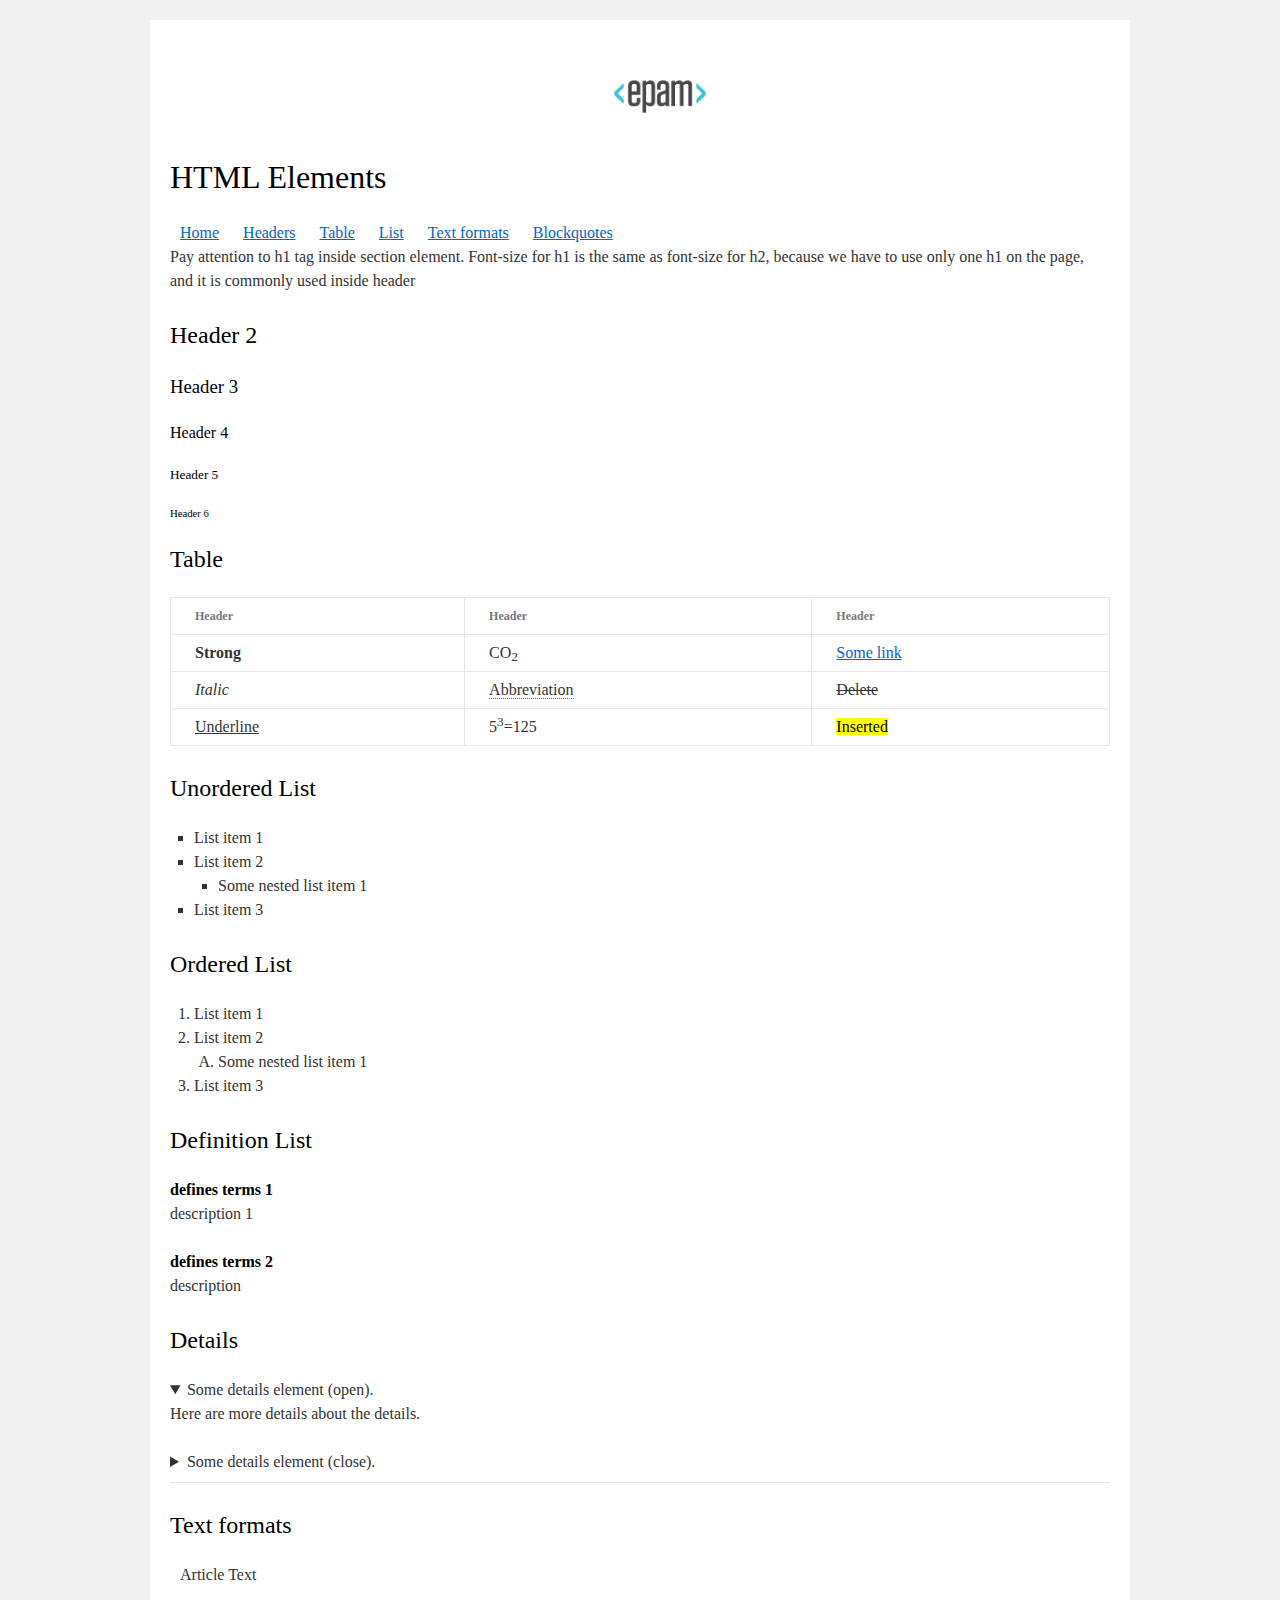
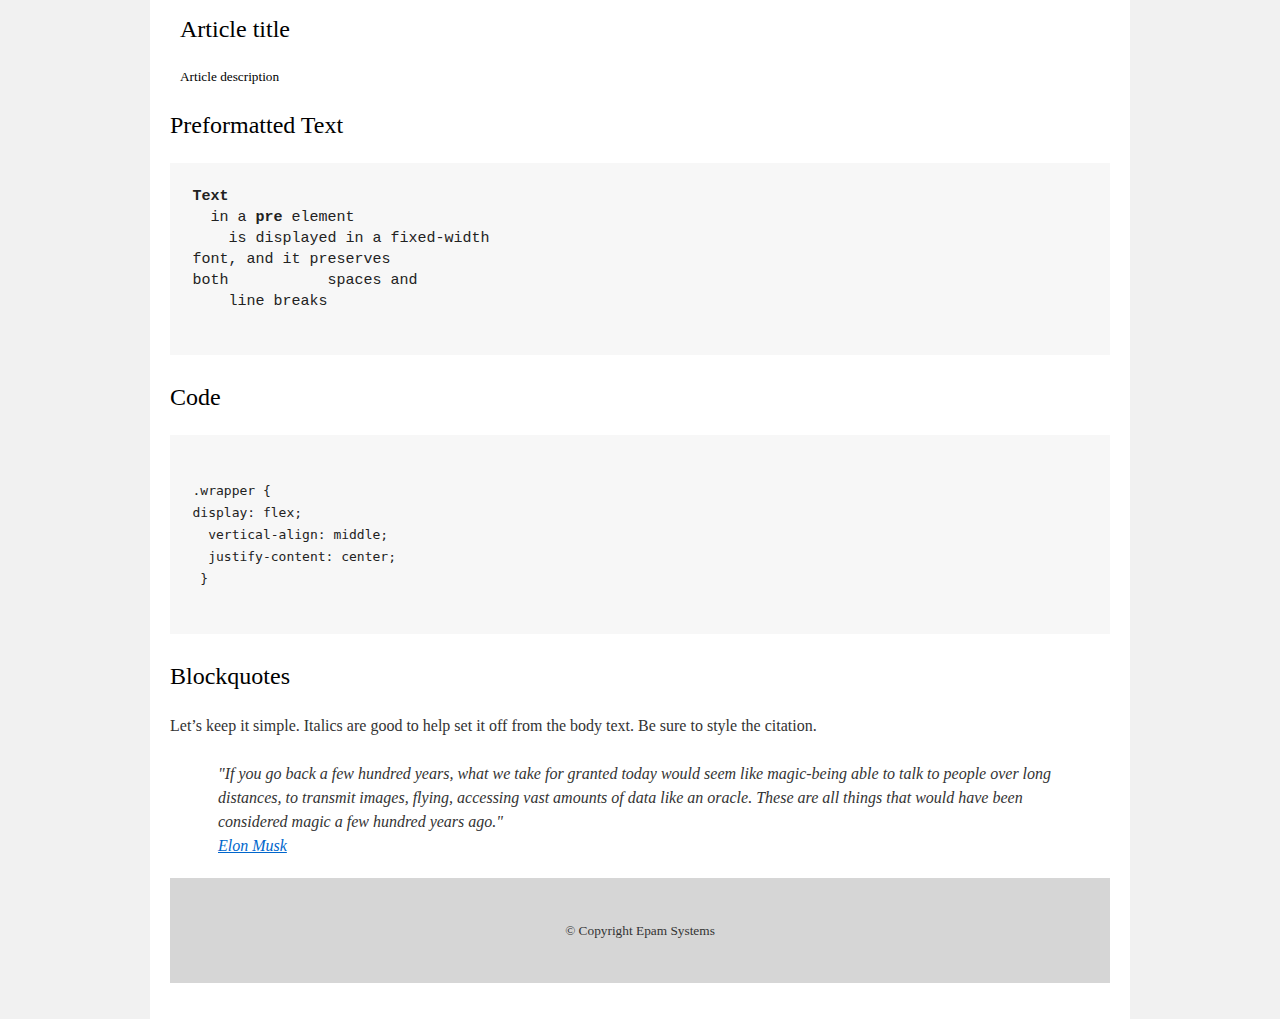
<file: FE_9_1_homework_html-basics/homework/index.html>
<!DOCTYPE html>
<html lang="en">
   <head>
      <meta charset="utf-8">
      <title>HTML Basics</title>
      <link rel="stylesheet" href="style.css">
   </head>
   <body>
         <div id="wrapper">
            <div id="main">
               <div id="container">
                  <div id="content" role="main">
                      <!--Header-->
                     <header id="Header">
                        <img class="logo Home" src="logo.png" alt="Logo">
                        <h1>HTML Elements</h1>
                     </header>
                     <!--Navigation-->
                     <nav>
                        <a href="#Home">Home</a>
                        <a href="#Headers">Headers</a>
                        <a href="#Table">Table</a>
                        <a href="#List">List</a>
                        <a href="#Text-formats">Text formats</a>
                        <a href="#Blockquotes">Blockquotes</a>
                     </nav>
                     <p>Pay attention to h1 tag inside section element. Font-size for h1 is the same as font-size for h2, because we have to use only one h1 on the page, and it is commonly used inside header</p>
                     <h2>Header 2</h2>
                     <h3>Header 3</h3>
                     <h4>Header 4</h4>
                     <h5>Header 5</h5>
                     <h6>Header 6</h6>
                      <!--Table-->
                     <div id="Table">
                        <h2>Table</h2>
                        <table>
                           <tr>
                              <th>Header</th>
                              <th>Header</th>
                              <th>Header</th>
                           </tr>
                           <tr>
                              <td><b>Strong</b></td>
                              <td>CO<sub>2</sub></td>
                              <td>
                                 <a href="#">Some link</a>
                              </td>
                           </tr>
                           <tr>
                              <td><i>Italic</i></td>
                              <td><abbr>Abbreviation</abbr></td>
                              <td><del>Delete</del></td>
                           </tr>
                           <tr>
                              <td><u>Underline</u></td>
                              <td>5<sup>3</sup>=125</td>
                              <td><mark>Inserted</mark></td>
                           </tr>
                        </table>
                         <!--List-->
                        <div id="List">
                           <h2>Unordered List</h2>
                           <ul>
                              <li>List item 1</li>
                              <li>List item 2
                                  <ul>
                                     <li>Some nested list item 1</li>
                                  </ul>
                                </li>
                              <li>List item 3</li>
                           </ul>
                           <h2>Ordered List</h2>
                            <ol>
                                <li>List item 1</li>
                                    <li>List item 2
                                    <ol type="A">
                                    <li>Some nested list item 1</li>
                                    </ol>
                                    </li>
                                <li>List item 3</li>
                            </ol>
                           <h2>Definition List</h2>
                           <dl>
                              <dt>defines terms 1</dt>
                              <dd>description 1</dd>
                              <dt>defines terms 2</dt>
                              <dd>description</dd>
                           </dl>
                           <h2>Details</h2>
                           <details open>
                              <summary>Some details element (open).</summary>
                              <p>Here are more details about the details.</p>
                           </details>
                           <details>
                              <summary>Some details element (close).</summary>
                              <p>Here are more details about the details.</p>
                           </details>
                           <hr>
                        </div>
                        <div id="Text-formats">
                           <h2>Text formats</h2>
                           <article>
                              <p>Article Text</p>
                              <h2>Article title</h2>
                              <h5>Article description</h5>
                           </article>
                           <h2>Preformatted Text</h2>
                           <pre>
<b>Text</b> 
  in a <b>pre</b> element
    is displayed in a fixed-width
font, and it preserves
both           spaces and
    line breaks
            </pre>
                           <h2>Code</h2>
                           <pre><code>
.wrapper {
display: flex;
  vertical-align: middle;
  justify-content: center;
 }
            </code></pre>
                        </div>
                         <!--Blockquotes-->
                        <div id="Blockquotes">
                           <h2>Blockquotes</h2>
                           <p>Let’s keep it simple. Italics are good to help set it off from the body text. Be sure to style the citation.</p>
                           <blockquote>
                              "If you go back a few hundred years, what we take for granted today would seem like magic-being able to talk to people over long distances, to transmit images, flying, accessing vast amounts of data like an oracle. These are all things that would have been considered magic a few hundred years ago."  
                              <br>
                              <a href="#">Elon Musk</a>
                           </blockquote>
                        </div>
                     </div>
                     <footer>
                        <small>&copy; Copyright Epam Systems</small>
                     </footer>
                  </div>
               </div>
            </div>
         </div>
   </body>
</html>
</file>
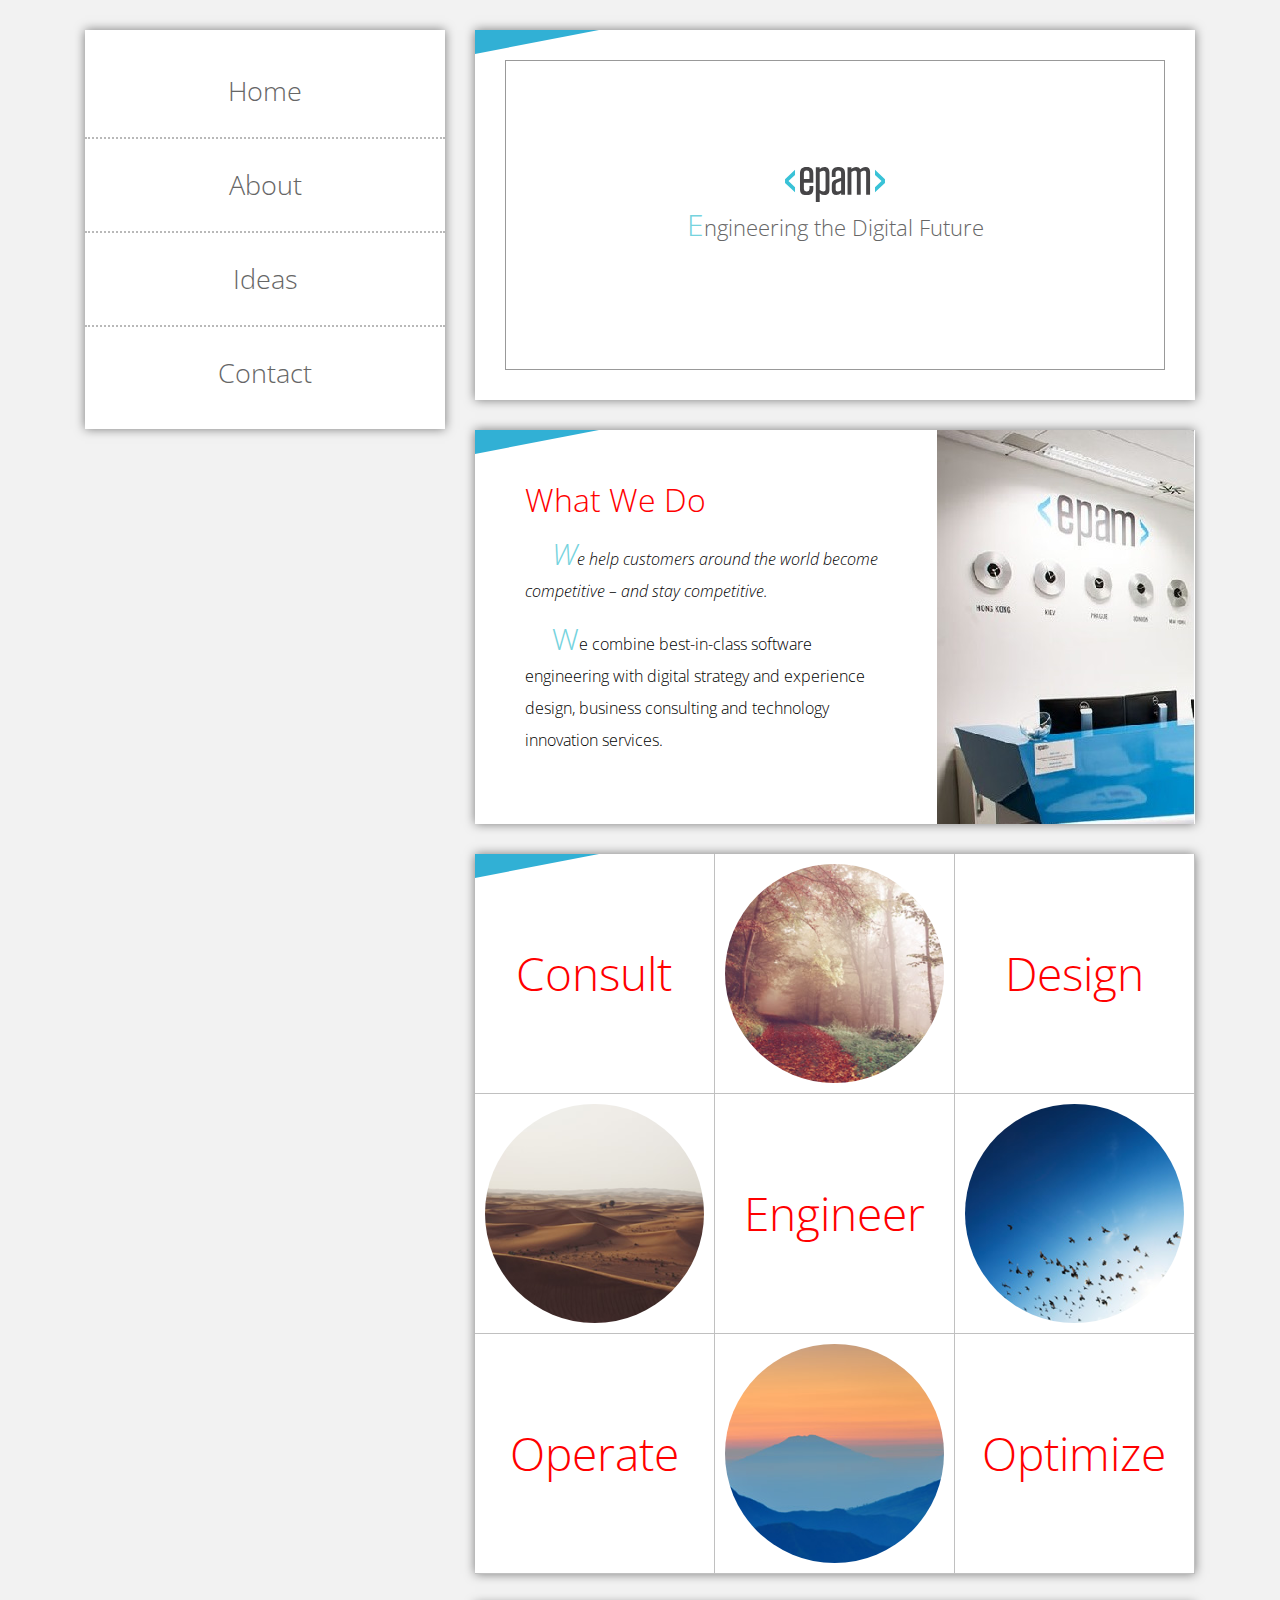
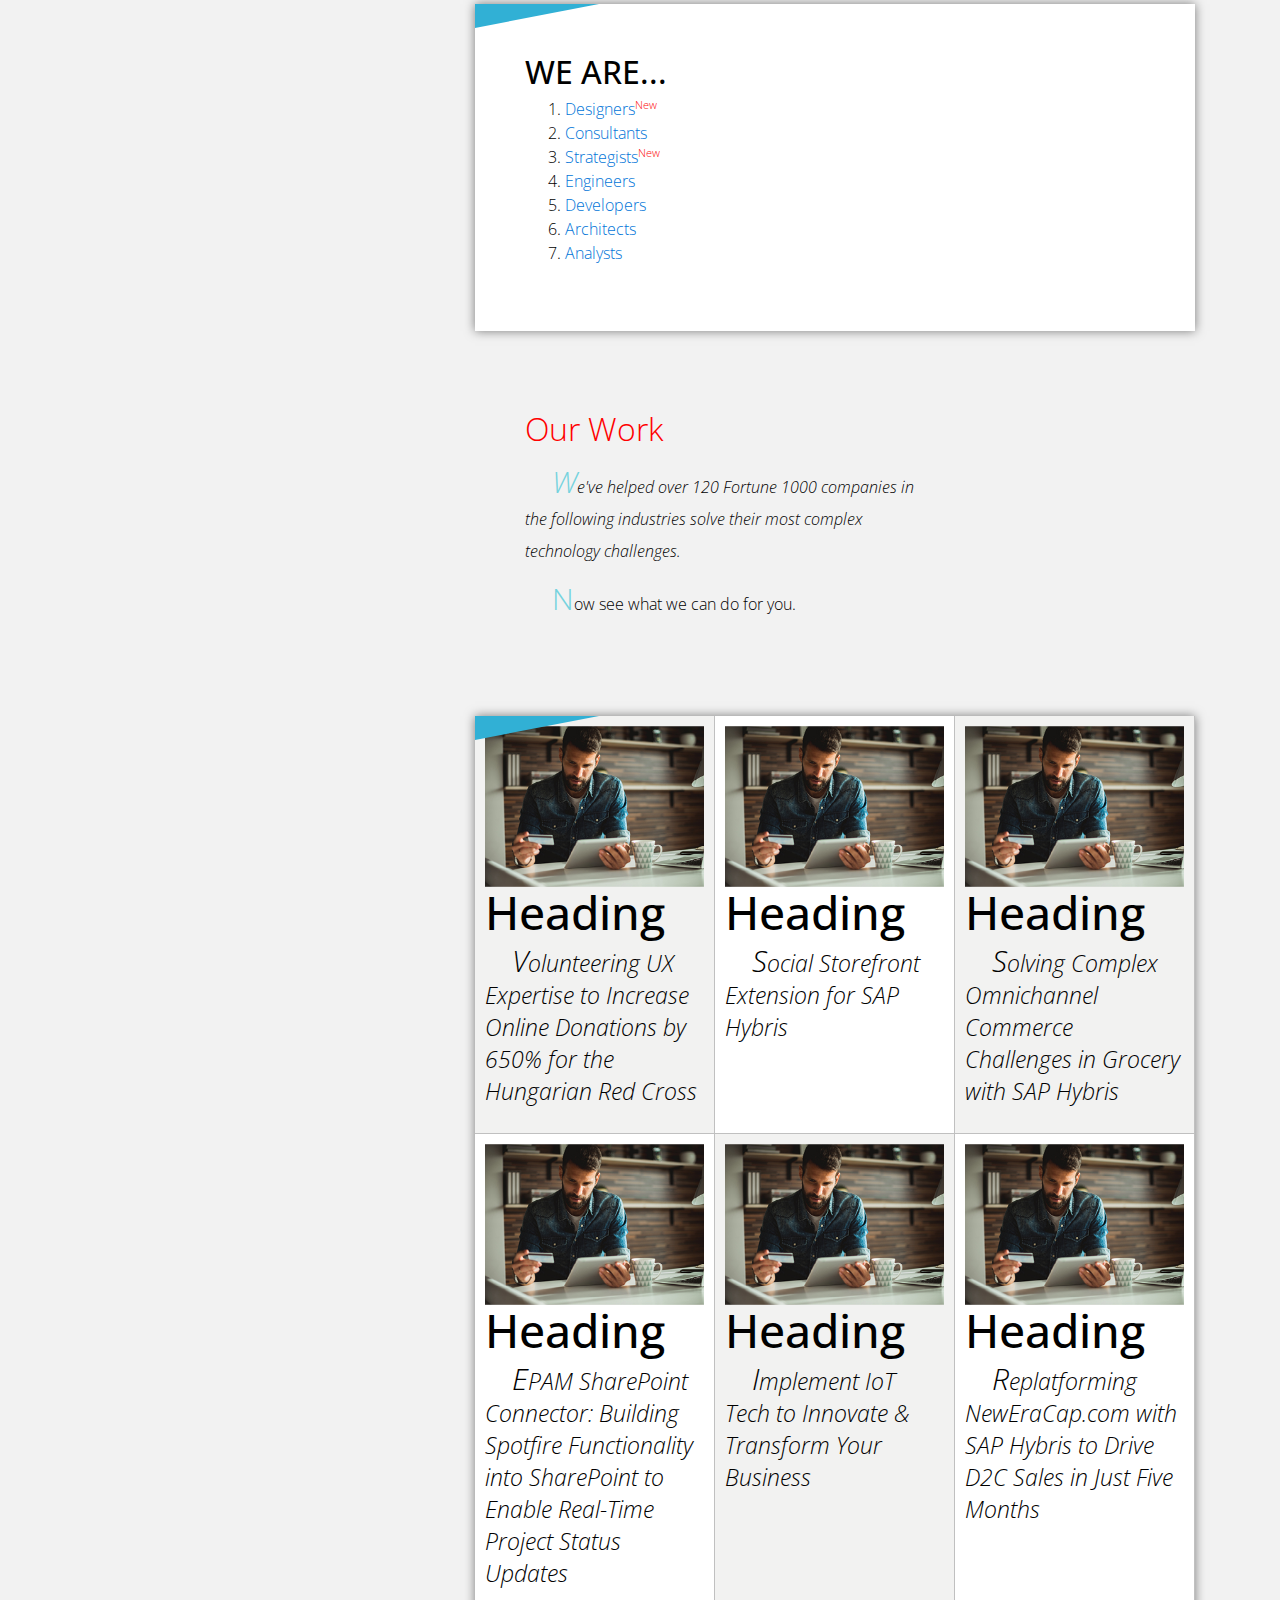
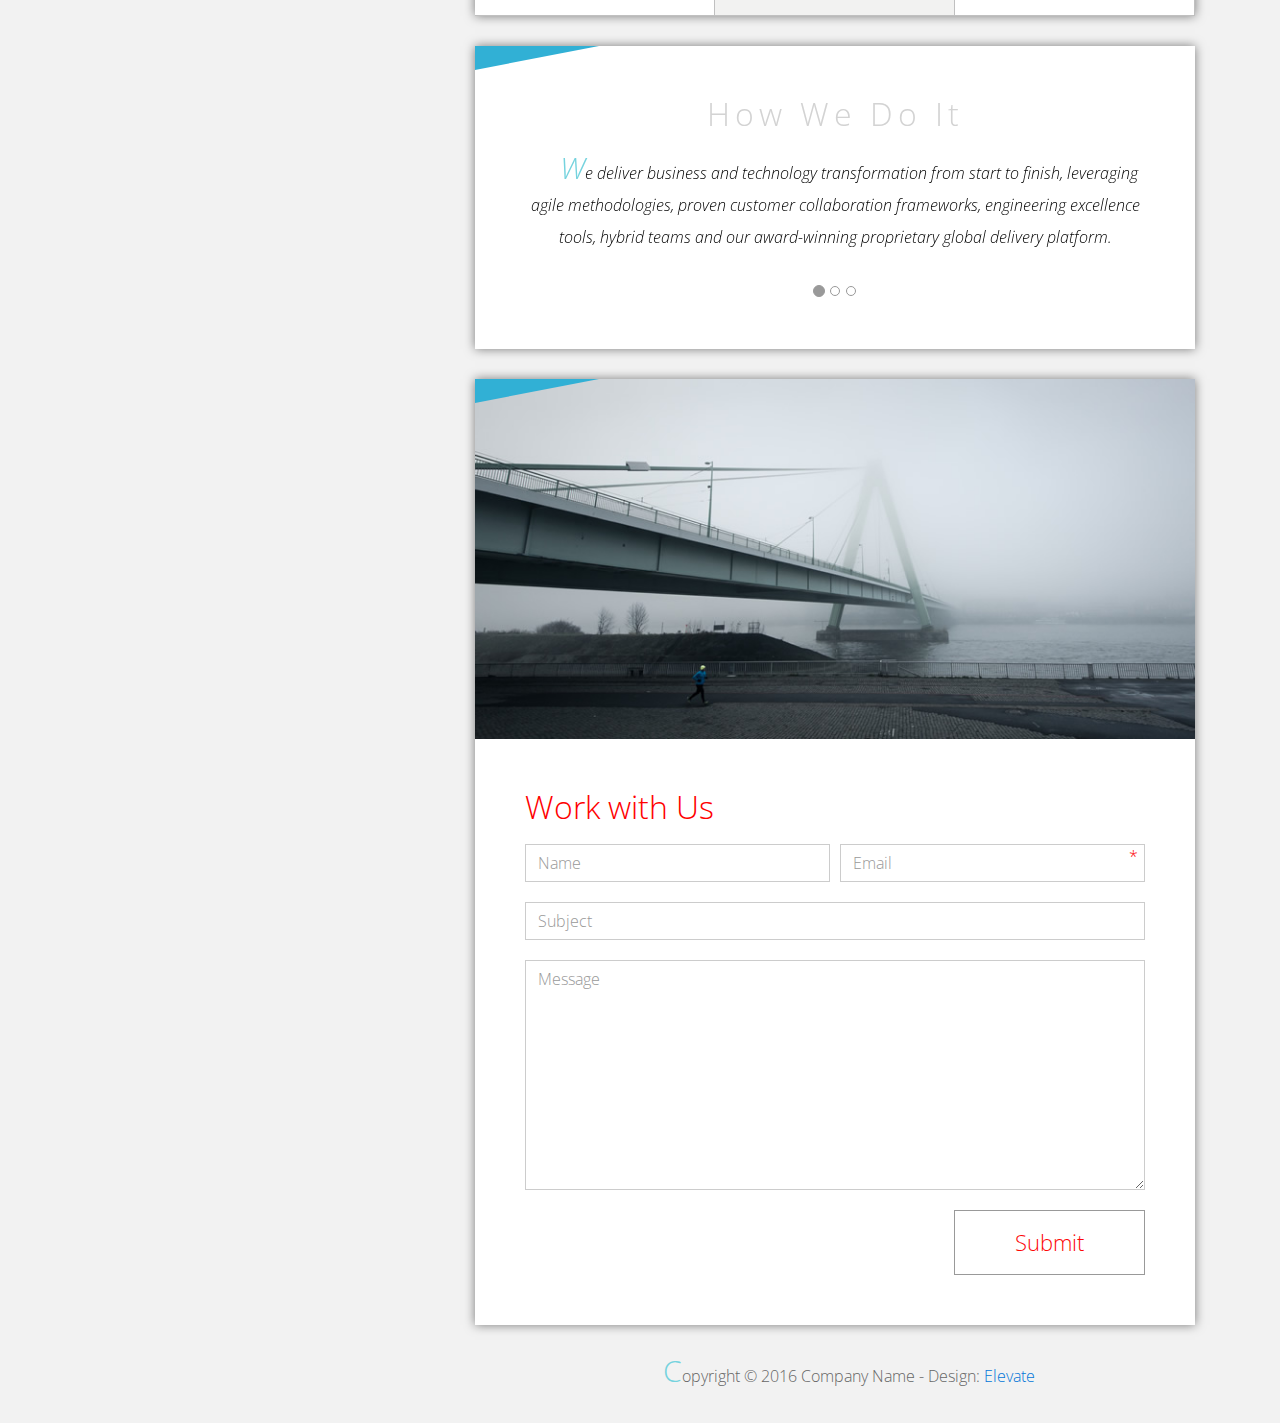
<file: FE_9_2_homework_css-basics/homework/index.html>
<!DOCTYPE html>
<html lang="en">
<head>
  <meta charset="utf-8">
  <meta http-equiv="X-UA-Compatible" content="IE=edge">
  <meta name="viewport" content="width=device-width, initial-scale=1">

  <title>CSS Basic HW</title>



  <!-- load stylesheets -->
  <link rel="stylesheet" href="http://fonts.googleapis.com/css?family=Open+Sans:300,400">
  <!-- Google web font "Open Sans" -->
  <link rel="stylesheet" href="css/bootstrap.min.css">
  <!-- Bootstrap style -->
  <link rel="stylesheet" href="css/general.css">
  <link rel="stylesheet" href="css/style.css">
  <!-- Templatemo style -->
</head>

<body>
<div class="container">

  <div class="tm-sidebar hidden-print">
    <nav class="tm-main-nav">
      <ul>
        <li class="tm-nav-item"><a href="#home" class="tm-nav-item-link">Home</a></li>
        <li class="tm-nav-item"><a href="#about" class="tm-nav-item-link">About</a></li>
        <li class="tm-nav-item"><a href="#ideas" class="tm-nav-item-link">Ideas</a></li>
        <li class="tm-nav-item"><a href="#contact" class="tm-nav-item-link">Contact</a></li>
      </ul>
    </nav>
  </div>

  <div class="tm-main-content">

    <div id="home" class="tm-content-box margin-b-10 col">
      <div class="tm-banner">
        <div class="tm-banner-inner">
          <img src="img/EPAM_logo.svg" width="100" alt="logo">
          <p class="tm-banner-text">Engineering the Digital Future</p>
        </div>
      </div>
    </div>

    <section>
      <div class="tm-content-box flex-2-col">

        <div class="pad flex-item tm-team-description-container">
          <h2 class="tm-section-title">What We Do</h2>
          <p class="tm-section-description">We help customers around the world become competitive – and stay competitive.</p>
          <p class="tm-section-description"> We combine best-in-class software engineering with digital strategy and experience design, business consulting and technology innovation services.</p>
        </div>
        <div class="flex-item">
          <img src="img/image.jpg" alt="">
        </div>
        

      </div>
      <div id="about" class="tm-content-box">

        <ul class="boxes gallery-container">
          <li class="box box-bg">
            <h2 class="tm-section-title tm-section-title-box tm-box-bg-title">Consult</h2>
          </li>
          <li class="box">
            <a href="img/idea-large-01.jpg"><img src="img/idea-01.jpg" alt="Image"
                                                 class="img-fluid thumbnail"></a>
          </li>
          <li class="box box-bg">
            <h2 class="tm-section-title tm-section-title-box tm-box-bg-title">Design</h2>
          </li>
          <li class="box">
            <a href="img/idea-large-02.jpg"><img src="img/idea-02.jpg" alt="Image"
                                                 class="img-fluid thumbnail"></a>
          </li>
          <li class="box box-bg">
            <h2 class="tm-section-title tm-section-title-box tm-box-bg-title">Engineer</h2>
          </li>
          <li class="box">
            <a href="img/idea-large-03.jpg"><img src="img/idea-03.jpg" alt="Image"
                                                 class="img-fluid thumbnail"></a>
          </li>
          <li class="box box-bg">
            <h2 class="tm-section-title tm-section-title-box tm-box-bg-title">Operate</h2>
          </li>
          <li class="box">
            <a href="img/idea-large-04.jpg"><img src="img/idea-04.jpg" alt="Image"
                                                 class="img-fluid thumbnail"></a>
          </li>
          <li class="box box-bg">
            <h2 class="tm-section-title tm-section-title-box tm-box-bg-title">Optimize</h2>
          </li>
        </ul>

      </div>

    </section>

    <!-- slider -->
    <section class="heading tm-content-box">
      <div class="pad">
        <h2> WE ARE...</h2>
        <ol>
          <li><a href="index.html" class="text">Designers</a></li>
          <li><a href="index.html">Consultants</a></li>
          <li><a href="#" class="text">Strategists</a></li>
          <li><a href="#">Engineers</a></li>
          <li><a href="#">Developers</a></li>
          <li><a href="#">Architects</a></li>
          <li><a href="#">Analysts</a></li>
        </ol>
      </div>
    </section>

    <section class="blocks">
       <div class="pad flex-item tm-team-description-container">
          <h2 class="tm-section-title">Our Work</h2>
          <p class="tm-section-description">We've helped over 120 Fortune 1000 companies in the following industries solve their most complex technology challenges. </p>
          <p class="tm-section-description"> Now see what we can do for you.</p>
        </div>
      <div class="tm-content-box flex-2-col">
      </div>
      <div  class="tm-content-box">
        <ul class="boxes gallery-container">
          <li class="box">
            <img src="img/image-1.jpg" alt="Image" class="img-fluid">
            <div>
              <h2>Heading</h2>
              <p>Volunteering UX Expertise to Increase Online Donations by 650% for the Hungarian Red Cross</p>
            </div>
          </li>
          <li class="box">
            <img src="img/image-1.jpg" alt="Image" class="img-fluid">
            <div>
              <h2>Heading</h2>
              <p>Social Storefront Extension for SAP Hybris</p>
            </div>
          </li>
          <li class="box">
            <img src="img/image-1.jpg" alt="Image" class="img-fluid">
            <div>
              <h2>Heading</h2>
              <p>Solving Complex Omnichannel Commerce Challenges in Grocery with SAP Hybris</p>
            </div>
          </li>
          <li class="box">
            <img src="img/image-1.jpg" alt="Image" class="img-fluid">
            <div>
              <h2>Heading</h2>
              <p>EPAM SharePoint Connector: Building Spotfire Functionality into SharePoint to Enable Real-Time Project Status Updates</p>
            </div>
          </li>
          <li class="box">
            <img src="img/image-1.jpg" alt="Image" class="img-fluid">
            <div>
              <h2>Heading</h2>
              <p>Implement IoT Tech to Innovate &amp; Transform Your Business</p>
            </div>
          </li>
          <li class="box">
            <img src="img/image-1.jpg" alt="Image" class="img-fluid">
            <div>
              <h2>Heading</h2>
              <p>Replatforming NewEraCap.com with SAP Hybris to Drive D2C Sales in Just Five Months</p>
            </div>
          </li>
        </ul>

      </div>
    </section>

    <section id="ideas">
      <div id="tmCarousel" class="carousel slide tm-content-box" data-ride="carousel">

        <ol class="carousel-indicators">
          <li data-target="#tmCarousel" data-slide-to="0" class="active"></li>
          <li data-target="#tmCarousel" data-slide-to="1" class=""></li>
          <li data-target="#tmCarousel" data-slide-to="2" class=""></li>
        </ol>

        <div class="carousel-inner" role="listbox">

          <div class="carousel-item active">
            <div class="carousel-content">
              <div class="flex-item">
                <h2 class="tm-section-title">How We Do It</h2>
                <p class="tm-section-description carousel-description">We deliver business and technology transformation from start to finish, leveraging agile methodologies, proven customer collaboration frameworks, engineering excellence tools, hybrid teams and our award-winning proprietary global delivery platform.</p>
              </div>
            </div>
          </div>

          <div class="carousel-item">
            <div class="carousel-content">
              <div class="flex-item">
                <h2 class="tm-section-title">Our Clients</h2>
                <p class="tm-section-description carousel-description">Lorem ipsum dolor sit amet,
                  consectetur adipiscing elit. Quisque vel nisi pharetra nibh varius pharetra ac
                  sagittis nisi. Etiam pharetra vestibulum hendrerit. Pellentesque interdum metus
                  sed massa rutrum.</p>
              </div>
            </div>
          </div>

          <div class="carousel-item">
            <div class="carousel-content">
              <div class="flex-item">
                <h2 class="tm-section-title">Our Projects</h2>
                <p class="tm-section-description carousel-description">Donec ex libero, fringilla
                  vitae purus sit amet, rhoncus pharetra lorem. Pellentesque id sem id lacus
                  ultricies vehicula. Aliquam rutrum mi non. Pellentesque interdum metus sed massa
                  rutrum.</p>
              </div>
            </div>
          </div>

        </div>

      </div>
    </section>

    <section class="tm-content-box">
      <img src="img/contact.jpg" alt="Contact image" class="img-fluid">

      <div id="contact" class="pad">
        <h2 class="tm-section-title">Work with Us</h2>
        <form action="#contact" method="get" class="contact-form">

          <div class="form-group col-xs-12 col-sm-12 col-md-6 col-lg-6 form-group-2-col-left">
            <input type="text" id="contact_name" name="contact_name" class="form-control"
                   placeholder="Name" required/>
          </div>
          <div class="form-group col-xs-12 col-sm-12 col-md-6 col-lg-6 form-group-2-col-right mandatory-field">
            <input type="email" id="contact_email" name="contact_email" class="form-control"
                   placeholder="Email" required/>
          </div>
          <div class="form-group">
            <input type="text" id="contact_subject" name="contact_subject" class="form-control"
                   placeholder="Subject" required/>
          </div>
          <div class="form-group">
            <textarea id="contact_message" name="contact_message" class="form-control" rows="9"
                      placeholder="Message" required></textarea>
          </div>

          <button type="submit" class="btn btn-primary submit-btn">Submit</button>

        </form>
      </div>
    </section>

    <footer class="tm-footer">
      <p class="text-xs-center">Copyright &copy; 2016 Company Name

        - Design: <a rel="nofollow" href="http://www.templatemo.com/tm-481-elevate"
                     target="_parent">Elevate</a></p>
    </footer>

  </div>

</div>

</body>
</html>
</file>
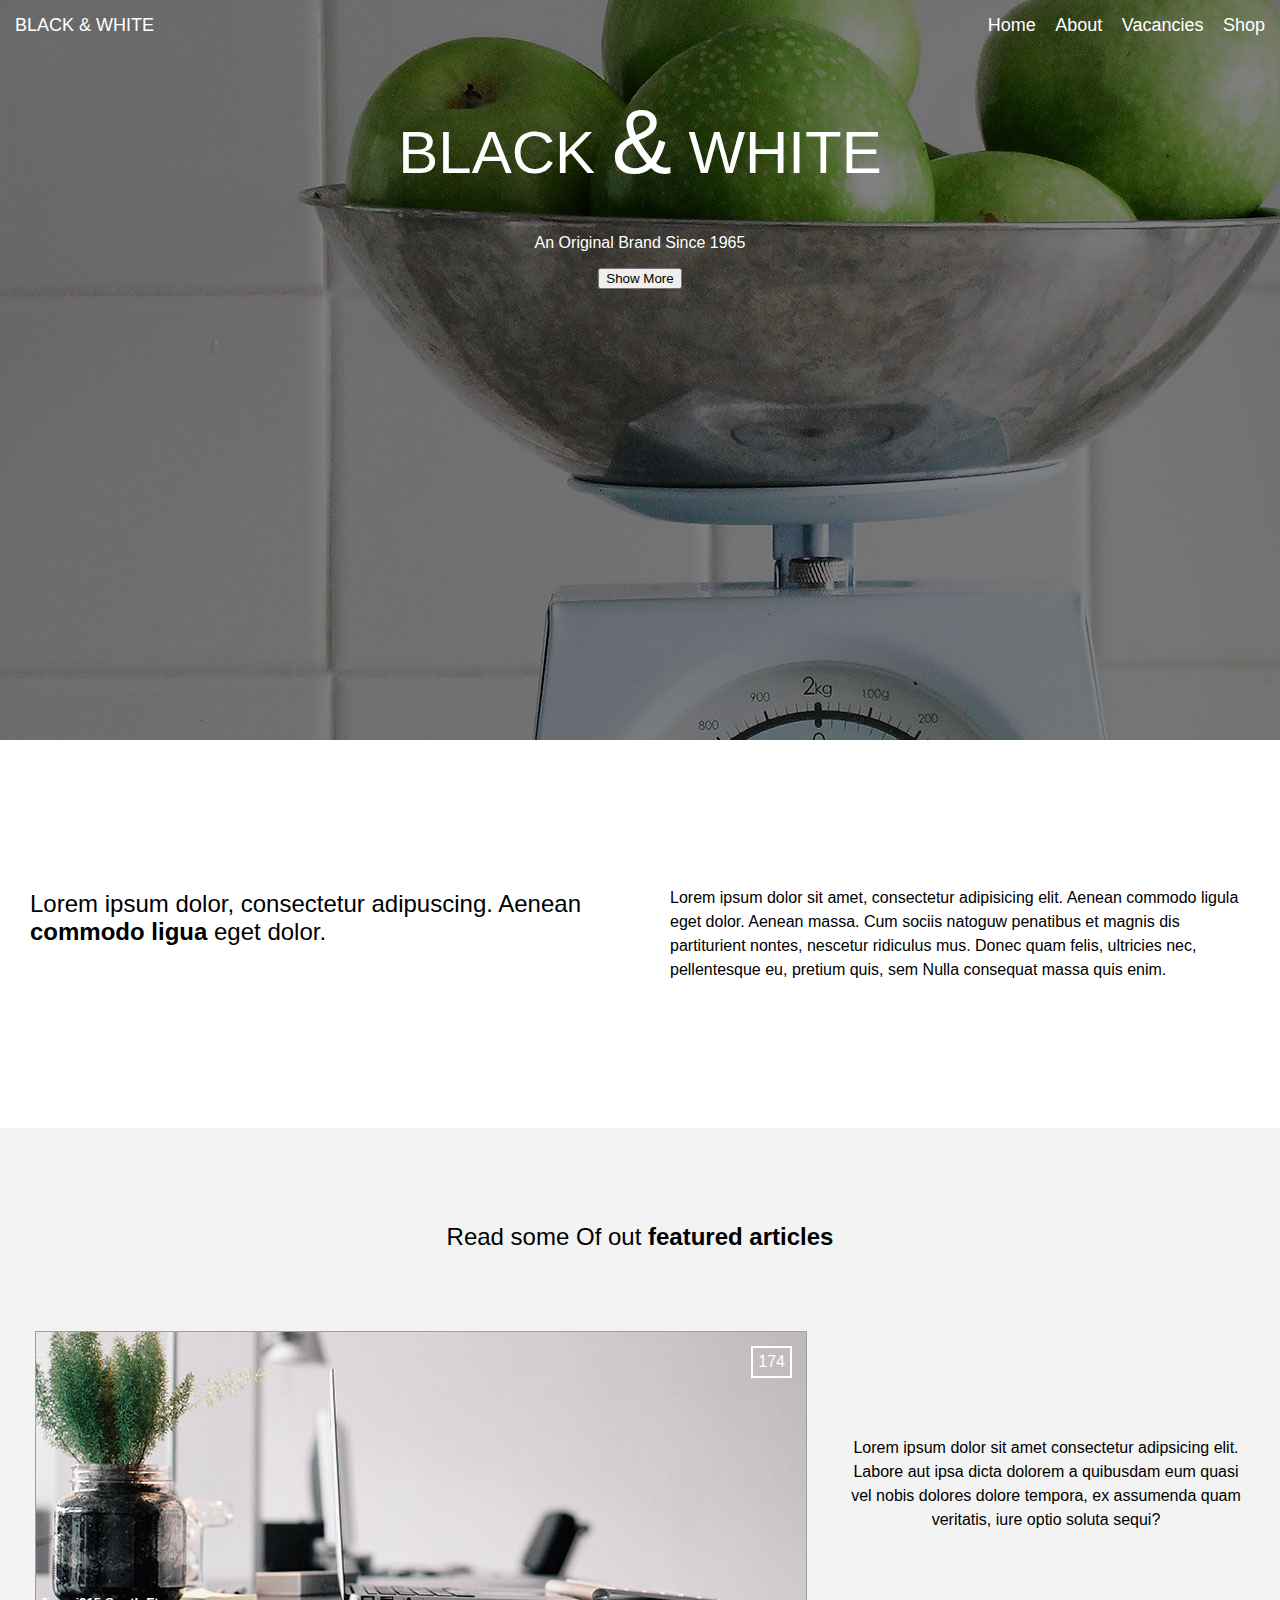
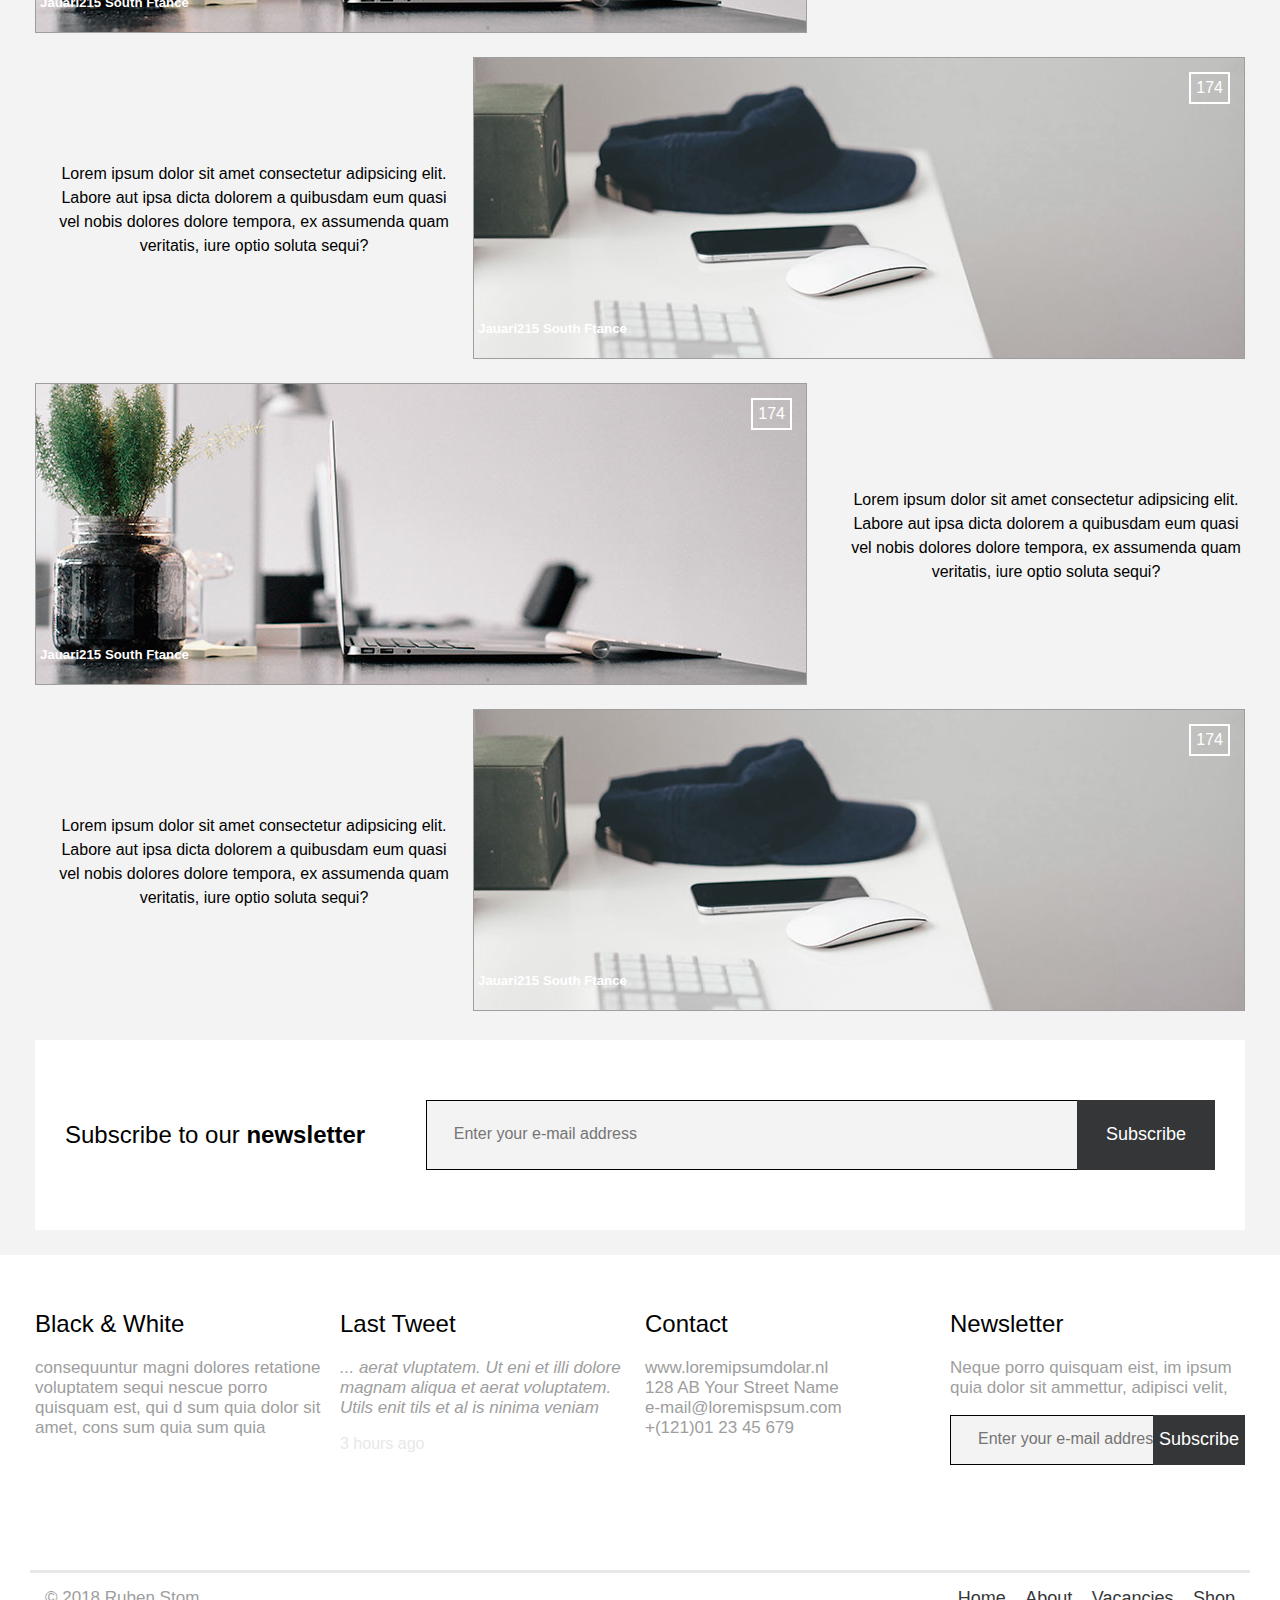
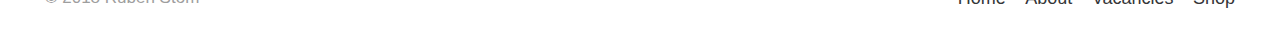
<file: FE_9_4_homework_css-layouts/homework/index.html>
<!DOCTYPE html>
<html lang="us">
<head>
  <meta charset="UTF-8">
  <meta name="viewport" content="width=device-width, initial-scale=1.0">
  <meta http-equiv="X-UA-Compatible" content="ie=edge">

<link rel="stylesheet" type="text/css" href="css/style.css">
  <title>CSS Layouts</title>
</head>
<body>
	<div class="wrapper">
		<header>

			<nav class="flex nav-top">
				<a class="navbar-brand link" href="#">BLACK & WHITE</a>
				<ul  class="navbar right">
          			<li><a class="link" href="#">Home</a></li>
    				<li><a class="link" href="#">About</a></li>
          			<li><a class="link" href="#">Vacancies</a></li>
          			<li><a class="link" href="#">Shop</a></li>
				</ul>

			</nav>
			<div class="jumbotron">
				<h1>BLACK <span>&</span> WHITE</h1>
				<p>An Original Brand Since 1965</p>
				<button class="btn">
					Show More
				</button>
			</div>

		</header>
		<div>
			<aside class="flex">
			<div class="side">
				<h2>
					Lorem ipsum dolor, consectetur adipuscing.
          Aenean <b>commodo ligua</b> eget dolor.
				</h2>

			</div>
			<div class="side">
				<p class="">
				Lorem ipsum dolor sit amet, consectetur adipisicing elit. Aenean commodo ligula eget dolor. Aenean massa.
        Cum sociis natoguw penatibus et magnis dis partiturient nontes, nescetur ridiculus mus.
        Donec quam felis, ultricies nec, pellentesque eu, pretium quis, sem Nulla consequat massa quis enim.
				</p>
			</div>

		</aside>
		<main class="list">
		      <section class="con">
		        <h2 class="text-center">Read some Of out <b>featured articles</b> </h2>
		      </section>


				<article class="flex">
            			<div class="img-con">
              				<img class="article-img" src="img/sample.jpg" alt="img">
             				<span>174</span>
             						 <h5>Jauari215 South Ftance</h5>
            			</div>

						<p class="text-article">
							Lorem ipsum dolor sit amet consectetur adipsicing elit. 
							Labore aut ipsa dicta dolorem a quibusdam eum quasi vel 
							nobis dolores dolore tempora, ex assumenda quam veritatis, iure optio soluta sequi?
						</p>
				</article>
				<article class="flex">			
					<p class="text-article">
							Lorem ipsum dolor sit amet consectetur adipsicing elit. 
							Labore aut ipsa dicta dolorem a quibusdam eum quasi vel
							 nobis dolores dolore tempora, ex assumenda quam veritatis, iure optio soluta sequi?
					</p>
		            <div class="img-con">
		              <img class="article-img" src="img/sample3.jpg" alt="img">
		              <span>174</span>
		              <h5>Jauari215 South Ftance</h5>
		            </div>
				</article>
								
				<article class="flex">
			
		            <div class="img-con">
		              <img class="article-img" src="img/sample.jpg" alt="img">
		              <span>174</span>
		              <h5>Jauari215 South Ftance</h5>
		            </div>
					<p class="text-article">
					Lorem ipsum dolor sit amet consectetur adipsicing elit.
					 Labore aut ipsa dicta dolorem a quibusdam eum quasi vel nobis
					  dolores dolore tempora, ex assumenda quam veritatis, iure optio soluta sequi?
					</p>

				</article>
				<article class="flex">								
					<p class="text-article">
						Lorem ipsum dolor sit amet consectetur adipsicing elit. 
						Labore aut ipsa dicta dolorem a quibusdam eum quasi 
						vel nobis dolores dolore tempora, ex assumenda quam veritatis, iure optio soluta sequi?
						</p>
			            <div class="img-con">
			              <img class="article-img" src="img/sample3.jpg" alt="img">

			              <span>174</span>
			              <h5>Jauari215 South Ftance</h5>
			            </div>

				</article>

			<div class="subscribe">
				<form>
					<div class="formcontrol">
											<label>Subscribe to our <b>newsletter</b> </label>
					<input type="text" name="email" placeholder="Enter your e-mail address">
					<button class="btn-sub">Subscribe</button>

					</div>

				</form>
			</div>
		</div>
		<footer>
			<div class="flex" >
				<section  class="col-25">
				<h2>Black & White</h2>
				<p class="p-light">consequuntur magni dolores retatione voluptatem sequi 
				nescue porro quisquam est, qui d sum quia dolor sit amet, 
			cons sum quia sum quia</p>
			</section>
			<section  class="col-25">
				<h2>Last Tweet</h2>
				<p class="p-light text-italic">... aerat vluptatem. Ut eni et illi dolore magnam aliqua et aerat voluptatem. 
				Utils enit tils et al is ninima veniam</p>
				<span class="span-light">3 hours ago</span>
			</section>
						<section  class="col-25">
				<h2>Contact</h2>
				<address>
					www.loremipsumdolar.nl <br>
					128 AB Your Street Name <br>
					e-mail@loremispsum.com <br>
					+(121)01 23 45 679
				</address>
			</section>
				<section  class="col-25">
				<h2>Newsletter</h2>
				<p class="p-light">Neque porro quisquam eist, im ipsum quia dolor sit ammettur, adipisci velit,</p>
				<form> <div class="formcontrol-min">
		<input type="text" name="email" placeholder="Enter your e-mail address">
					<button class="btn-sub">Subscribe</button>
				</div></form>
			</section>
			</div>
			<div class="flex border-footer">
				<div class="left">
					 <span class="p-light">&#169; 2018 Ruben Stom</span>
					
				</div>
				<div class="right">
					<nav class="nav-buttom">
						<ul  class="navbar">
          <li><a href="#">Home</a></li>
    			<li><a href="#">About</a></li>
          <li><a href="#">Vacancies</a></li>
          <li><a href="#">Shop</a></li>
				</ul>
					</nav>
				</div>

			</main>



		</footer>
		</div>

	</div>


</body>
</html>
</file>
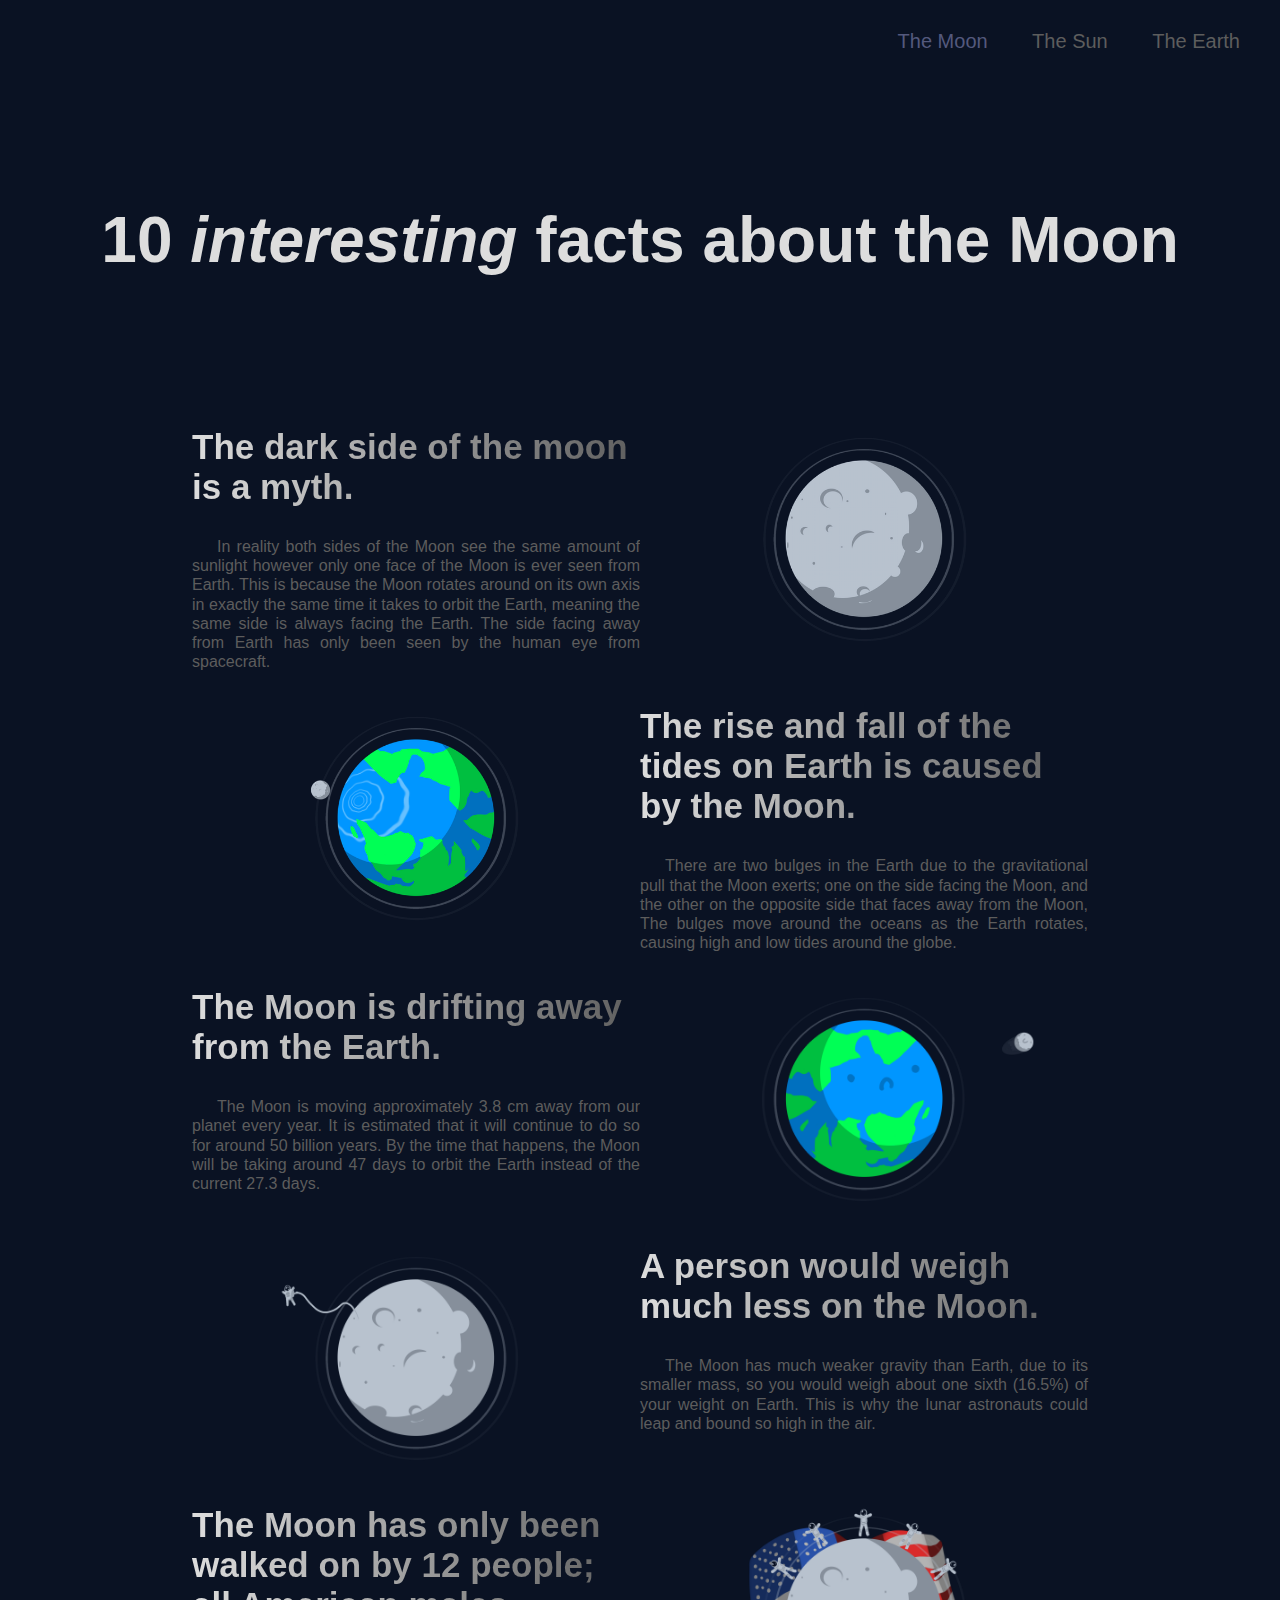
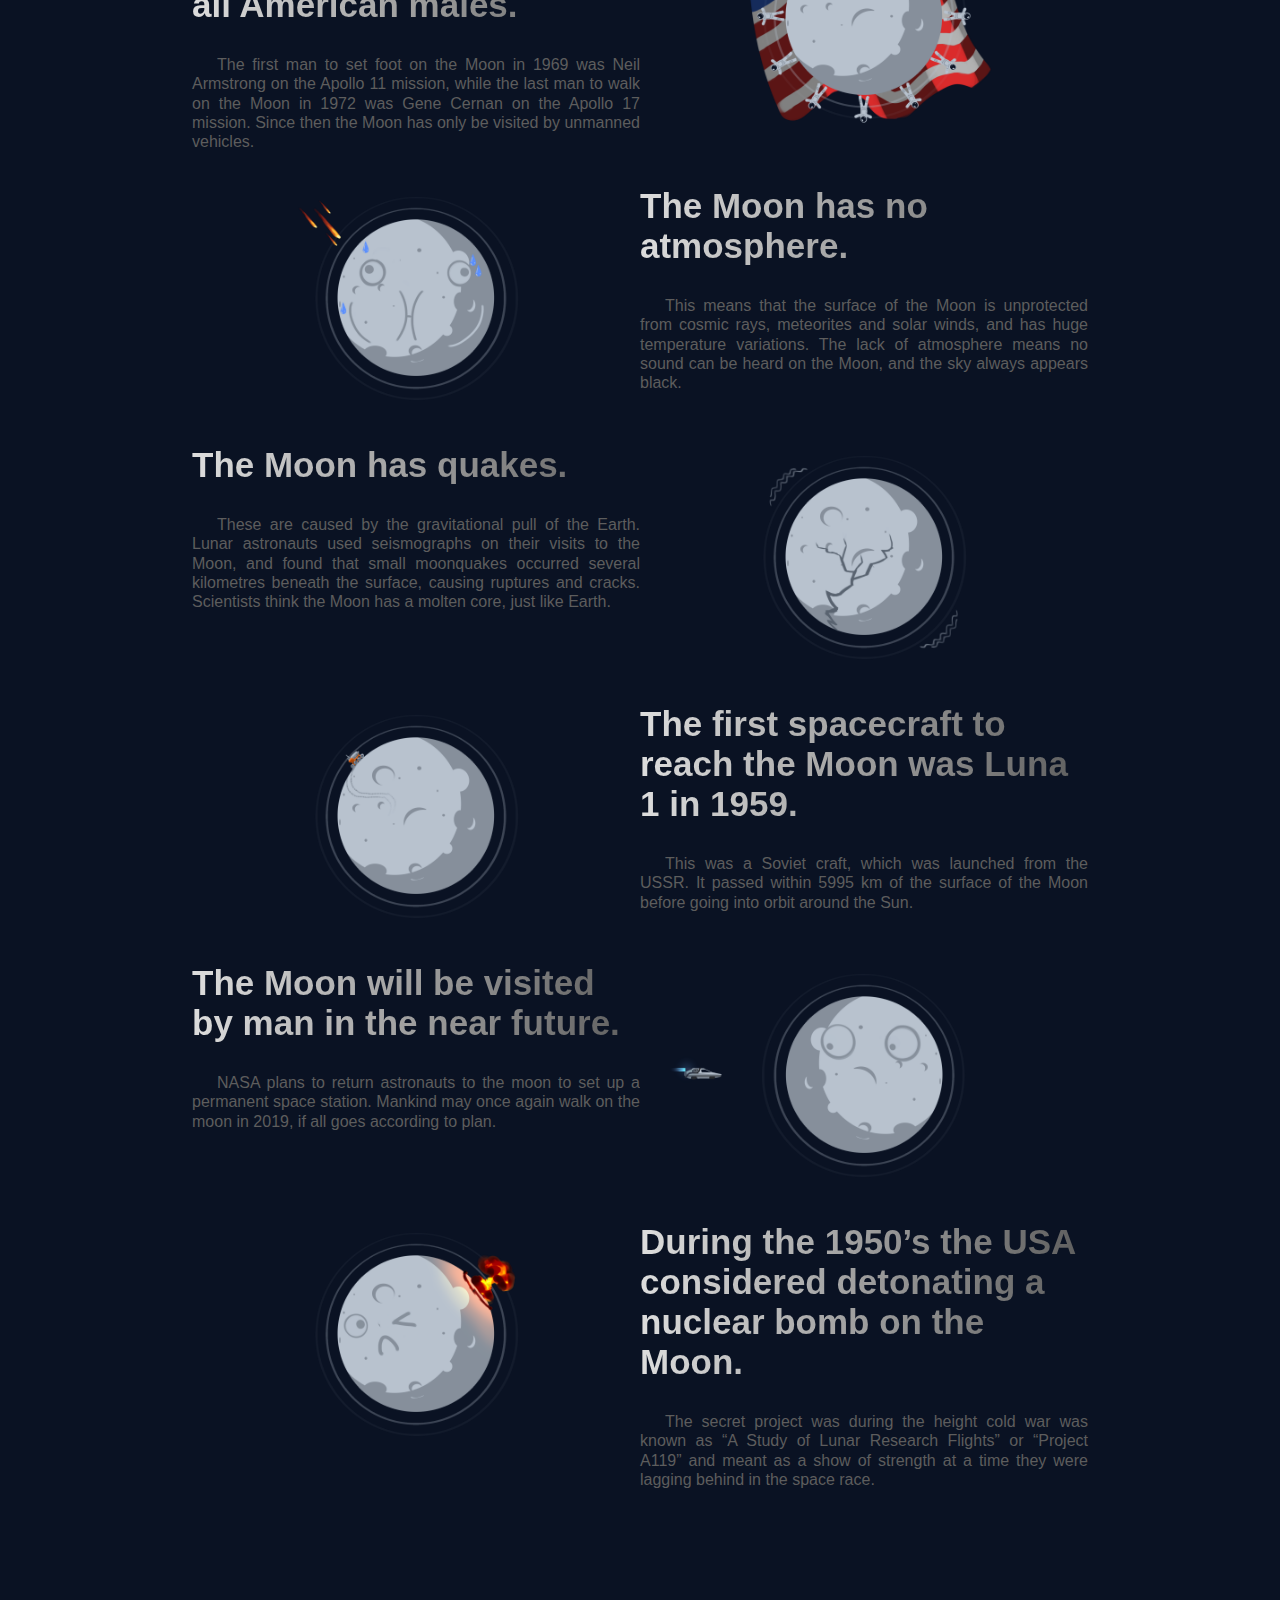
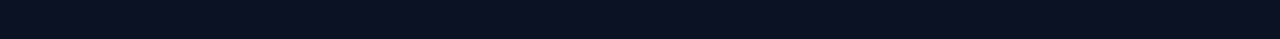
<file: FE_9_5_homework_responsive/homework/src/index.html>
<!DOCTYPE html>
<html lang="en">

<head>
  <meta charset="UTF-8">
  <meta name="viewport" content="width=device-width, initial-scale=1.0">
  <meta http-equiv="X-UA-Compatible" content="ie=edge">
  <link rel="stylesheet" href="styles.css">
  <title>Responsive</title>
</head>

<body>
  <header id="btn-goes-here">
    <nav>
      <ul>
        <li>
          <a href="#" class="active">The Moon</a>
        </li>
        <li>
          <a href="#">The Sun</a>
        </li>
        <li>
          <a href="#">The Earth</a>
        </li>
      </ul>
    </nav>
  </header>

  <article>
    <h1>10
      <i> interesting</i> facts about the Moon</h1>
  </article>

  <section>
    <div class="container">
      <div class="row">
        <div class="first-column">
          <h1>The dark side of the moon is a myth.</h1>
          <p>In reality both sides of the Moon see the same amount of sunlight however only one face of the Moon is ever seen
            from Earth. This is because the Moon rotates around on its own axis in exactly the same time it takes to orbit
            the Earth, meaning the same side is always facing the Earth. The side facing away from Earth has only been seen
            by the human eye from spacecraft.</p>
        </div>
        <div class="second-column">
          <img src="../assets/dark-side.png" alt="dark side image">
        </div>
      </div>

      <div class="row reverse">
        <div class="first-column">
          <h1>The rise and fall of the tides on Earth is caused by the Moon.</h1>
          <p>There are two bulges in the Earth due to the gravitational pull that the Moon exerts; one on the side facing the
            Moon, and the other on the opposite side that faces away from the Moon, The bulges move around the oceans as
            the Earth rotates, causing high and low tides around the globe.</p>
        </div>
        <div class="second-column">
          <img src="../assets/earth-tides.png" alt="earth tides image">
        </div>
      </div>

      <div class="row">
        <div class="first-column">
          <h1>The Moon is drifting away from the Earth.</h1>
          <p>The Moon is moving approximately 3.8 cm away from our planet every year. It is estimated that it will continue
            to do so for around 50 billion years. By the time that happens, the Moon will be taking around 47 days to orbit
            the Earth instead of the current 27.3 days.</p>
        </div>
        <div class="second-column">
          <img src="../assets/drifting-moon.png" alt="drifting moon image">
        </div>
      </div>

      <div class="row reverse">
        <div class="first-column">
          <h1>A person would weigh much less on the Moon.</h1>
          <p>The Moon has much weaker gravity than Earth, due to its smaller mass, so you would weigh about one sixth (16.5%)
            of your weight on Earth. This is why the lunar astronauts could leap and bound so high in the air.</p>
        </div>
        <div class="second-column">
          <img src="../assets/less-weight-on-the-moon.png" alt="less weight on the moon image">
        </div>
      </div>

      <div class="row">
        <div class="first-column">
          <h1>The Moon has only been walked on by 12 people; all American males.</h1>
          <p>The first man to set foot on the Moon in 1969 was Neil Armstrong on the Apollo 11 mission, while the last man to
            walk on the Moon in 1972 was Gene Cernan on the Apollo 17 mission. Since then the Moon has only be visited by
            unmanned vehicles.</p>
        </div>
        <div class="second-column">
          <img src="../assets/12-americans.png" alt="12 americans image">
        </div>
      </div>

      <div class="row reverse">
        <div class="first-column">
          <h1>The Moon has no atmosphere.</h1>
          <p>This means that the surface of the Moon is unprotected from cosmic rays, meteorites and solar winds, and has huge
            temperature variations. The lack of atmosphere means no sound can be heard on the Moon, and the sky always appears
            black.
          </p>
        </div>
        <div class="second-column">
          <img src="../assets/no-atmosphere.png" alt="no atmosphere image">
        </div>
      </div>

      <div class="row">
        <div class="first-column">
          <h1>The Moon has quakes.</h1>
          <p>These are caused by the gravitational pull of the Earth. Lunar astronauts used seismographs on their visits to
            the Moon, and found that small moonquakes occurred several kilometres beneath the surface, causing ruptures and
            cracks. Scientists think the Moon has a molten core, just like Earth.</p>
        </div>
        <div class="second-column">
          <img src="../assets/moon-quakes.png" alt="moon quakes image">
        </div>
      </div>

      <div class="row reverse">
        <div class="first-column">
          <h1>The first spacecraft to reach the Moon was Luna 1 in 1959.</h1>
          <p>This was a Soviet craft, which was launched from the USSR. It passed within 5995 km of the surface of the Moon
            before going into orbit around the Sun.</p>
        </div>
        <div class="second-column">
          <img src="../assets/spacecraft.png" alt="spacecraft image">
        </div>
      </div>

      <div class="row">
        <div class="first-column">
          <h1>The Moon will be visited by man in the near future.</h1>
          <p>NASA plans to return astronauts to the moon to set up a permanent space station. Mankind may once again walk on
            the moon in 2019, if all goes according to plan.
          </p>
        </div>
        <div class="second-column">
          <img src="../assets/moon-station.png" alt="moon station image">
        </div>
      </div>

      <div class="row reverse">
        <div class="first-column">
          <h1>During the 1950’s the USA considered detonating a nuclear bomb on the Moon.</h1>
          <p>The secret project was during the height cold war was known as “A Study of Lunar Research Flights” or “Project
            A119” and meant as a show of strength at a time they were lagging behind in the space race.</p>
        </div>
        <div class="second-column">
          <img src="../assets/nuclear-bomb.png" alt="nuclear bomb image">
        </div>
      </div>
    </div>
  </section>

  <footer>
    <div class="button-inside">
      <div class="btn">
        <a href="#btn-goes-here">Up</a>
      </div>
    </div>
  </footer>

</body>

</html>
</file>
<file: FE_9_1_homework_html-basics/homework/style.css>
html, body, div, span, applet, object, iframe,
h1, h2, h3, h4, h5, h6, p, blockquote, pre,
a, abbr, acronym, address, big, cite, code,
del, dfn, em, font, img, ins, kbd, q, s, samp,
small, strike, strong, sub, sup, tt, var,
b, u, i, center,
dl, dt, dd, ol, ul, li,
fieldset, form, label, legend,
table, caption, tbody, tfoot, thead, tr, th, td{background:transparent;border:0;margin:0;padding:0;vertical-align:baseline;}body{line-height:1;}h1, h2, h3, h4, h5, h6{clear:both;font-weight:normal;}ol, ul{list-style:none;}blockquote{quotes:none;}blockquote:before, blockquote:after{content:'';content:none;}del{text-decoration:line-through;}table{border-collapse:collapse;border-spacing:0;}a img{border:none;}#container{float:left;margin:0 -240px 0 0;width:100%;}#primary,
#secondary{float:right;overflow:hidden;width:220px;}#secondary{clear:right;}#footer{clear:both;width:100%;}.one-column #content{margin:0 auto;width:640px;}.single-attachment #content{margin:0 auto;width:900px;}body,
input,
textarea,
.page-title span,
.pingback a.url{font-family:Georgia, "Bitstream Charter", serif;}h3#comments-title,
h3#reply-title,
#access .menu,
#access div.menu ul,
#cancel-comment-reply-link,
.form-allowed-tags,
#site-info,
#site-title,
#wp-calendar,
.comment-meta,
.comment-body tr th,
.comment-body thead th,
.entry-content label,
.entry-content tr th,
.entry-content thead th,
.entry-meta,
.entry-title,
.entry-utility,
#respond label,
.navigation,
.page-title,
.pingback p,
.reply,
.widget-title,
.wp-caption-text{font-family:"Helvetica Neue", Arial, Helvetica, "Nimbus Sans L", sans-serif;}input[type="submit"]{font-family:"Helvetica Neue", Arial, Helvetica, "Nimbus Sans L", sans-serif;}pre{font-family:"Courier 10 Pitch", Courier, monospace;}code{font-family:Monaco, Consolas, "Andale Mono", "DejaVu Sans Mono", monospace;}#access .menu-header,
div.menu,
#colophon,
#branding,
#main,
#wrapper{margin:0 auto;width:940px;}#wrapper{background:#fff;margin-top:20px;padding:0 20px;}#footer-widget-area{overflow:hidden;}#footer-widget-area .widget-area{float:left;margin-right:20px;width:220px;}#footer-widget-area #fourth{margin-right:0;}#site-info{float:left;font-size:14px;font-weight:bold;width:700px;}#site-generator{float:right;width:220px;}body{background:#f1f1f1;}body,
input,
textarea{color:#666;font-size:12px;line-height:18px;}hr{background-color:#e7e7e7;border:0;clear:both;height:1px;margin-bottom:18px;}p{margin-bottom:18px;}ul{list-style:square;margin:0 0 18px 1.5em;}ol{list-style:decimal;margin:0 0 18px 1.5em;}ol ol{list-style:upper-alpha;}ol ol ol{list-style:lower-roman;}ol ol ol ol{list-style:lower-alpha;}ul ul,
ol ol,
ul ol,
ol ul{margin-bottom:0;}dl{margin:0 0 24px 0;}dt{font-weight:bold;}dd{margin-bottom:18px;}strong{font-weight:bold;}cite,
em,
i{font-style:italic;}big{font-size:131.25%;}ins{background:#ffc;text-decoration:none;}blockquote{font-style:italic;padding:0 3em;}blockquote cite,
blockquote em,
blockquote i{font-style:normal;}pre{background:#f7f7f7;color:#222;line-height:18px;margin-bottom:18px;overflow:auto;padding:1.5em;}abbr,
acronym{border-bottom:1px dotted #666;cursor:help;}sup,
sub{height:0;line-height:1;position:relative;vertical-align:baseline;}sup{bottom:1ex;}sub{top:.5ex;}small{font-size:smaller;}input[type="text"],
input[type="password"],
input[type="email"],
input[type="url"],
input[type="number"],
textarea{background:#f9f9f9;border:1px solid #ccc;box-shadow:inset 1px 1px 1px rgba(0,0,0,0.1);-moz-box-shadow:inset 1px 1px 1px rgba(0,0,0,0.1);-webkit-box-shadow:inset 1px 1px 1px rgba(0,0,0,0.1);padding:2px;}a:link{color:#0066cc;}a:visited{color:#743399;}a:active,
a:hover{color:#ff4b33;}.screen-reader-text{clip:rect(1px, 1px, 1px, 1px);overflow:hidden;position:absolute !important;height:1px;width:1px;}#header{padding:30px 0 0 0;}#site-title{float:left;font-size:30px;line-height:36px;margin:0 0 18px 0;width:700px;}#site-title a{color:#000;font-weight:bold;text-decoration:none;}#site-description{color:#000;clear:right;float:right;font-style:italic;margin:15px 0 18px 0;opacity:.65;width:220px;}#branding img{border-top:4px solid #000;border-bottom:1px solid #000;display:block;float:left;}#access{background:#000;display:block;float:left;margin:0 auto;width:940px;}#access .menu-header,
div.menu{font-size:13px;margin-left:12px;width:928px;}#access .menu-header ul,
div.menu ul{list-style:none;margin:0;}#access .menu-header li,
div.menu li{float:left;position:relative;}#access a{color:#aaa;display:block;line-height:38px;padding:0 10px;text-decoration:none;}#access ul ul{box-shadow:0px 3px 3px rgba(0,0,0,0.2);-moz-box-shadow:0px 3px 3px rgba(0,0,0,0.2);-webkit-box-shadow:0px 3px 3px rgba(0,0,0,0.2);display:none;position:absolute;top:38px;left:0;float:left;width:180px;z-index:99999;}#access ul ul li{min-width:180px;}#access ul ul ul{left:100%;top:0;}#access ul ul a{background:#333;line-height:1em;padding:10px;width:160px;height:auto;}#access li:hover > a,
#access ul ul:hover > a{background:#333;color:#fff;}#access ul li:hover > ul{display:block;}#access ul li.current_page_item > a,
#access ul li.current_page_ancestor > a,
#access ul li.current-menu-ancestor > a,
#access ul li.current-menu-item > a,
#access ul li.current-menu-parent > a{color:#fff;}* html #access ul li.current_page_item a,
* html #access ul li.current_page_ancestor a,
* html #access ul li.current-menu-ancestor a,
* html #access ul li.current-menu-item a,
* html #access ul li.current-menu-parent a,
* html #access ul li a:hover{color:#fff;}#main{clear:both;overflow:hidden;padding:40px 0 0 0;}#content{margin-bottom:36px;}#content,
#content input,
#content textarea{color:#333;font-size:16px;line-height:24px;}#content p,
#content ul,
#content ol,
#content dd,
#content pre,
#content hr{margin-bottom:24px;}#content ul ul,
#content ol ol,
#content ul ol,
#content ol ul{margin-bottom:0;}#content pre,
#content kbd,
#content tt,
#content var{font-size:15px;line-height:21px;}#content code{font-size:13px;}#content dt,
#content th{color:#000;}#content h1,
#content h2,
#content h3,
#content h4,
#content h5,
#content h6{color:#000;line-height:1.5em;margin:0 0 20px 0;}#content table{border:1px solid #e7e7e7;margin:0 -1px 24px 0;text-align:left;width:100%;}#content tr th,
#content thead th{color:#777;font-size:12px;font-weight:bold;line-height:18px;padding:9px 24px;border-right: 1px solid #e7e7e7;}#content tr td{border-top:1px solid #e7e7e7;padding:6px 24px;border-right: 1px solid #e7e7e7;}#content tr.odd td{background:#f2f7fc;}.hentry{margin:0 0 48px 0;}.home .sticky{background:#f2f7fc;border-top:4px solid #000;margin-left:-20px;margin-right:-20px;padding:18px 20px;}.single .hentry{margin:0 0 36px 0;}.page-title{color:#000;font-size:14px;font-weight:bold;margin:0 0 36px 0;}.page-title span{color:#333;font-size:16px;font-style:italic;font-weight:normal;}.page-title a:link,
.page-title a:visited{color:#777;text-decoration:none;}.page-title a:active,
.page-title a:hover{color:#ff4b33;}#content .entry-title{color:#000;font-size:21px;font-weight:bold;line-height:1.3em;margin-bottom:0;}.entry-title a:link,
.entry-title a:visited{color:#000;text-decoration:none;}.entry-title a:active,
.entry-title a:hover{color:#ff4b33;}.entry-meta{color:#777;font-size:12px;}.entry-meta abbr,
.entry-utility abbr{border:none;}.entry-meta abbr:hover,
.entry-utility abbr:hover{border-bottom:1px dotted #666;}.single-author .by-author{position:absolute !important;clip:rect(1px 1px 1px 1px);clip:rect(1px, 1px, 1px, 1px);}.entry-content,
.entry-summary{clear:both;padding:12px 0 0 0;}.entry-content .more-link{white-space:nowrap;}#content .entry-summary p:last-child{margin-bottom:12px;}.entry-content fieldset{border:1px solid #e7e7e7;margin:0 0 24px 0;padding:24px;}.entry-content fieldset legend{background:#fff;color:#000;font-weight:bold;padding:0 24px;}.entry-content input{margin:0 0 24px 0;}.entry-content input.file,
.entry-content input.button{margin-right:24px;}.entry-content label{color:#777;font-size:12px;}.entry-content select{margin:0 0 24px 0;}.entry-content sup,
.entry-content sub{font-size:10px;}.entry-content blockquote.left{float:left;margin-left:0;margin-right:24px;text-align:right;width:33%;}.entry-content blockquote.right{float:right;margin-left:24px;margin-right:0;text-align:left;width:33%;}.page-link{clear:both;color:#000;font-weight:bold;line-height:48px;word-spacing:0.5em;}.page-link a:link,
.page-link a:visited{background:#f1f1f1;color:#333;font-weight:normal;padding:0.5em 0.75em;text-decoration:none;}.home .sticky .page-link a{background:#d9e8f7;}.page-link a:active,
.page-link a:hover{color:#ff4b33;}body.page .edit-link{clear:both;display:block;}#entry-author-info{background:#f2f7fc;border-top:4px solid #000;clear:both;font-size:14px;line-height:20px;margin:24px 0;overflow:hidden;padding:18px 20px;}#entry-author-info #author-avatar{background:#fff;border:1px solid #e7e7e7;float:left;height:60px;margin:0 -104px 0 0;padding:11px;}#entry-author-info #author-description{float:left;margin:0 0 0 104px;}#entry-author-info h2{color:#000;font-size:100%;font-weight:bold;margin-bottom:0;}.entry-utility{clear:both;color:#777;font-size:12px;line-height:18px;}.entry-meta a,
.entry-utility a{color:#777;}.entry-meta a:hover,
.entry-utility a:hover{color:#ff4b33;}#content .video-player{padding:0;}.format-standard .wp-video,
.format-standard .wp-audio-shortcode,
.format-audio .wp-audio-shortcode,
.format-standard .video-player{margin-bottom:24px;}.home #content .format-aside p,
.home #content .category-asides p{font-size:14px;line-height:20px;margin-bottom:10px;margin-top:0;}.format-gallery .size-thumbnail img,
.category-gallery .size-thumbnail img{border:10px solid #f1f1f1;margin-bottom:0;}.format-gallery .gallery-thumb,
.category-gallery .gallery-thumb{float:left;margin-right:20px;margin-top:-4px;}.home #content .format-gallery .entry-utility,
.home #content .category-gallery .entry-utility{padding-top:4px;}.attachment .entry-content .entry-caption{font-size:140%;margin-top:24px;}.attachment .entry-content .nav-previous a:before{content:'\2190\00a0';}.attachment .entry-content .nav-next a:after{content:'\00a0\2192';}#content img.size-auto,
#content img.size-full,
#content img.size-large,
#content img.size-medium,
#content .entry-attachment img,
#content .widget-container img{max-width:100%;height:auto;}#ie8 #content img.size-auto,
#ie8 #content img.size-full,
#ie8 #content img.size-large,
#ie8 #content img.size-medium,
#ie8 #content .entry-attachment img{width:auto;}.alignleft,
img.alignleft{display:inline;float:left;margin-right:24px;margin-top:4px;}.alignright,
img.alignright{display:inline;float:right;margin-left:24px;margin-top:4px;}.aligncenter,
img.aligncenter{clear:both;display:block;margin-left:auto;margin-right:auto;}img.alignleft,
img.alignright,
img.aligncenter{margin-bottom:12px;}.wp-caption{background:#f1f1f1;line-height:18px;margin-bottom:20px;max-width:100%;padding:4px;text-align:center;}.wp-caption img{margin:5px 5px 0;max-width:622px;}.wp-caption p.wp-caption-text{color:#777;font-size:12px;margin:5px;}.wp-smiley{margin:0;}.gallery{margin:0 auto 18px;}.gallery .gallery-item{float:left;margin-top:0;text-align:center;}.gallery-columns-1 .gallery-item{width:100%;}.gallery-columns-2 .gallery-item{width:50%;}.gallery-columns-3 .gallery-item{width:33%;}.gallery-columns-4 .gallery-item{width:25%;}.gallery-columns-5 .gallery-item{width:20%;}.gallery-columns-6 .gallery-item{width:16%;}.gallery-columns-7 .gallery-item{width:14%;}.gallery-columns-8 .gallery-item{width:12%;}.gallery-columns-9 .gallery-item{width:11%;}.gallery-columns-1 img{max-width:620px;}.gallery-columns-2 img{max-width:288px;}.gallery-columns-3 img{max-width:177px;}.gallery-columns-4 img{max-width:122px;}.gallery-columns-5 img{max-width:88px;}.gallery-columns-6 img{max-width:66px;}.gallery-columns-7 img{max-width:50px;}.gallery-columns-8 img{max-width:39px;}.gallery-columns-9 img{max-width:29px;}.gallery-item img{height:auto;}.gallery-columns-2 .attachment-medium{max-width:92%;height:auto;}.gallery-columns-4 .attachment-thumbnail{max-width:84%;height:auto;}.gallery .gallery-caption{color:#777;font-size:12px;margin:0 0 12px;}.gallery dl{margin:0;}.gallery img{border:10px solid #f1f1f1;}.gallery br+br{display:none;}#content .entry-attachment img{display:block;margin:0 auto;}.navigation{color:#777;font-size:12px;line-height:18px;overflow:hidden;}.navigation a:link,
.navigation a:visited{color:#777;text-decoration:none;}.navigation a:active,
.navigation a:hover{color:#ff4b33;}.nav-previous{float:left;width:50%;}.nav-next{float:right;text-align:right;width:50%;}#nav-above{margin:0 0 18px 0;}#nav-above{display:none;}.paged #nav-above,
.single #nav-above{display:block;}#nav-below{margin:-18px 0 0 0;}#comments{clear:both;}#comments .navigation{padding:0 0 18px 0;}h3#comments-title,
h3#reply-title{color:#000;font-size:20px;font-weight:bold;margin-bottom:0;}h3#comments-title{padding:24px 0;}.commentlist{list-style:none;margin:0;}.commentlist li.comment{border-bottom:1px solid #e7e7e7;line-height:24px;margin:0 0 24px 0;padding:0 0 0 56px;position:relative;}.commentlist li:last-child{border-bottom:none;margin-bottom:0;}#comments .comment-body ul,
#comments .comment-body ol{margin-bottom:18px;}#comments .comment-body p:last-child{margin-bottom:6px;}#comments .comment-body blockquote p:last-child{margin-bottom:24px;}.commentlist ol{list-style:decimal;}.commentlist .avatar{position:absolute;top:4px;left:0;}.comment-author{}.comment-author cite{color:#000;font-style:normal;font-weight:bold;}.comment-author .says{font-style:italic;}.comment-meta{font-size:12px;margin:0 0 18px 0;}.comment-meta a:link,
.comment-meta a:visited{color:#777;text-decoration:none;}.comment-meta a:active,
.comment-meta a:hover{color:#ff4b33;}.commentlist .even{}.commentlist .bypostauthor{}.commentlist .bypostauthor > div{background:#f2f7fc;border-top:4px solid #000;margin-bottom:10px;padding:10px 0 0 20px;}.reply{font-size:12px;padding:0 0 24px 0;}.reply a,
a.comment-edit-link{color:#777;}.reply a:hover,
a.comment-edit-link:hover{color:#ff4b33;}.commentlist .children{list-style:none;margin:0;}.commentlist .children li{border:none;margin:0;}.nopassword,
.nocomments{display:none;}#comments .pingback{border-bottom:1px solid #e7e7e7;margin-bottom:18px;padding-bottom:18px;}.commentlist li.comment+li.pingback{margin-top:-6px;}#comments .pingback p{color:#777;display:block;font-size:12px;line-height:18px;margin:0;}#comments .pingback .url{font-size:13px;font-style:italic;}input[type="submit"]{color:#333;}#respond{border-top:1px solid #e7e7e7;margin:24px 0;overflow:hidden;position:relative;}#respond p{margin:0;}#respond .comment-notes{margin-bottom:1em;}.form-allowed-tags{line-height:1em;}.children #respond{margin:0 48px 0 0;}h3#reply-title{margin:18px 0;}#comments-list #respond{margin:0 0 18px 0;}#comments-list ul #respond{margin:0;}#cancel-comment-reply-link{font-size:12px;font-weight:normal;line-height:18px;}#respond .required{color:#ff4b33;font-weight:bold;}#respond label{color:#777;font-size:12px;}#respond input{margin:0 0 9px;width:98%;}#respond textarea{width:98%;}#respond .form-allowed-tags{color:#777;font-size:12px;line-height:18px;}#respond .form-allowed-tags code{font-size:11px;}#respond .form-submit{margin:12px 0;}#respond .form-submit input{font-size:14px;width:auto;}.widget-area ul{list-style:none;margin-left:0;}.widget-area ul ul{list-style:square;margin-left:1.3em;}.widget-area select{max-width:100%;}.widget_search #s{width:60%;}.widget_search label{display:none;}.widget-container{word-wrap:break-word;-webkit-hyphens:auto;-moz-hyphens:auto;hyphens:auto;margin:0 0 18px 0;}.widget-container .wp-caption img{margin:auto;}.widget-container.widget_image .wp-caption{width:auto;}.widget-container.widget_image .wp-caption img{margin-left:-8px;}.widget-title{color:#222;font-size:14px;font-weight:bold;}.widget-area a:link,
.widget-area a:visited{text-decoration:none;}.widget-area a:active,
.widget-area a:hover{text-decoration:underline;}.widget-area .entry-meta{font-size:11px;}#wp_tag_cloud div{line-height:1.6em;}#wp-calendar{width:100%;}#wp-calendar caption{color:#222;font-size:14px;font-weight:bold;padding-bottom:4px;text-align:left;}#wp-calendar thead{font-size:11px;}#wp-calendar thead th{}#wp-calendar tbody{color:#aaa;}#wp-calendar tbody td{background:#f5f5f5;border:1px solid #fff;padding:3px 0 2px;text-align:center;}#wp-calendar tbody .pad{background:none;}#wp-calendar tfoot #next{text-align:right;}.widget_rss a.rsswidget{color:#000;}.widget_rss a.rsswidget:hover{color:#ff4b33;}.widget_rss .widget-title img{width:11px;height:11px;}#main .widget-area ul{margin-left:0;padding:0 20px 0 0;}#main .widget-area ul ul{border:none;margin-left:1.3em;padding:0;}#primary{}#secondary{}#footer-widget-area{}#main .widget-container.music-player ul{margin:0;}#footer{margin-bottom:20px;}#colophon{border-top:4px solid #000;margin-top:-4px;overflow:hidden;padding:18px 0;}#site-info{font-weight:bold;}#site-info a{color:#000;text-decoration:none;}#site-generator{font-style:italic;position:relative;}#site-generator a{background:url(images/wordpress.png) center left no-repeat;color:#666;display:inline-block;line-height:16px;padding-left:20px;text-decoration:none;}#site-generator a:hover{text-decoration:underline;}img#wpstats{display:block;margin:0 auto 10px;}pre{-webkit-text-size-adjust:140%;}code{-webkit-text-size-adjust:160%;}#access,
.entry-meta,
.entry-utility,
.navigation,
.widget-area{-webkit-text-size-adjust:120%;}#site-description{-webkit-text-size-adjust:none;}@media print{body{background:none !important;}#wrapper{clear:both !important;display:block !important;float:none !important;position:relative !important;}#header{border-bottom:2pt solid #000;padding-bottom:18pt;}#colophon{border-top:2pt solid #000;}#site-title,	#site-description{float:none;line-height:1.4em;margin:0;padding:0;}#site-title{font-size:13pt;}.entry-content{font-size:14pt;line-height:1.6em;}.entry-title{font-size:21pt;}#access,	#branding img,	#respond,	.comment-edit-link,	.edit-link,	.navigation,	.page-link,	.widget-area{display:none !important;}#container,	#header,	#footer{margin:0;width:100%;}#content,	.one-column #content{margin:24pt 0 0;width:100%;}.wp-caption p{font-size:11pt;}#site-info,	#site-generator{float:none;width:auto;}#colophon{width:auto;}img#wpstats{display:none;}#site-generator a{margin:0;padding:0;}#entry-author-info{border:1px solid #e7e7e7;}#main{display:inline;}.home .sticky{border:none;}}
img{width: 140px;vertical-align: middle; display:block; margin:0 auto;margin-left: calc(50% - 50px);margin-bottom: 20px;}nav > a{padding: 10px;color: #0279c1;}nav > a b:hover{color: #00527a;}nav > a:visited{color: #0279c1;}article{padding-left: 10px;}footer{margin-top: 20px;padding: 40px 20px;text-align: center;background: #3333;}
</file>
<file: FE_9_2_homework_css-basics/homework/css/general.css>
/* 

please don't edit this styles

*/

h2.tm-section-title{color:red}a:focus{color:#666;outline:0}ul{padding:0;margin:0}body{background-color:#f2f2f2;color:#000;font-family:'Open Sans',Helvetica,Arial,sans-serif;font-size:16px;font-weight:300;padding-top:30px;overflow-x:hidden}section:before{position:absolute;z-index:1}.box,.tm-content-box,.tm-main-nav{background-color:#fff}.tm-sidebar{position:fixed;width:360px}.tm-main-nav{font-size:1.6667em;padding-top:15px;padding-bottom:10px;text-align:center}.tm-nav-item{list-style:none;width:100%;padding:15px 30px}.tm-nav-item-link{border:1px solid transparent;color:#666;display:block;padding:10px;width:100%;-webkit-transition:all .3s ease;transition:all .3s ease}.carousel-indicators li,.tm-banner-inner{border:1px solid #999}.flex-2-col,.tm-banner-inner{display:-webkit-box;display:-webkit-flex;display:-ms-flexbox}.tm-nav-item-link.active,.tm-nav-item-link:hover{color:#666;text-decoration:none;border:1px solid #999}.tm-nav-item-link:focus{text-decoration:none}.tm-banner-text,.tm-banner-title,.tm-section-title{color:#666;font-weight:300;margin-top:0}.tm-section-title{margin-bottom:20px}.tm-section-title-box{margin-bottom:0}.tm-banner-title{font-size:3.3em;letter-spacing:2px;text-transform:uppercase}.tm-main-content{margin-left:360px;padding-left:30px}.tm-content-box{margin-bottom:30px}.pad{padding:50px}.tm-banner{height:370px;padding:30px}.tm-banner-inner{height:100%;text-align:center;display:flex;-webkit-box-orient:vertical;-webkit-box-direction:normal;-webkit-flex-direction:column;-ms-flex-direction:column;flex-direction:column;-webkit-box-align:center;-webkit-align-items:center;-ms-flex-align:center;align-items:center;-webkit-box-pack:center;-webkit-justify-content:center;-ms-flex-pack:center;justify-content:center}.tm-banner-text{font-size:1.4em}.flex-2-col{display:flex;-webkit-box-align:center;-webkit-align-items:center;-ms-flex-align:center;align-items:center}.boxes,.tm-box-bg-title{display:-webkit-box;display:-webkit-flex;display:-ms-flexbox}.flex-item{-webkit-box-flex:0 1 auto;-webkit-flex:0 1 auto;-ms-flex:0 1 auto;flex:0 1 auto}.section-description{line-height:1.8;margin-bottom:25px}.section-description:last-child{margin-bottom:0}.tm-team-description-container{max-width:500px}.tm-team-info{display:flex}.box{list-style:none;width:33.3333%;height:auto;border:1px solid silver;border-width:0 1px 1px 0;padding:10px}.box-bg{position:relative}.tm-box-bg-title{position:absolute;top:0;right:0;bottom:0;left:0;display:flex;-webkit-box-align:center;-webkit-align-items:center;-ms-flex-align:center;align-items:center;-webkit-box-pack:center;-webkit-justify-content:center;-ms-flex-pack:center;justify-content:center}.boxes{display:flex;-webkit-flex-wrap:wrap;-ms-flex-wrap:wrap;flex-wrap:wrap}.gallery-container a{cursor:-webkit-zoom-in;cursor:zoom-in}.carousel{position:relative;height:auto;padding:50px 50px 80px;text-align:center}.carousel-indicators{bottom:30px}.carousel-content{color:#000;display:-webkit-box;display:-webkit-flex;display:-ms-flexbox;display:flex;-webkit-box-align:center;-webkit-align-items:center;-ms-flex-align:center;align-items:center}.carousel-indicators .active{background-color:#999}.contact-form{overflow:hidden}.form-control{border-radius:0;font-size:1em}.form-control:focus{border-color:#999;box-shadow:inset 0 1px 1px rgba(0,0,0,.075),0 0 8px rgba(153,153,153,.45)}.form-group{margin-bottom:20px}.form-group-2-col-left{padding-left:0;padding-right:5px}.form-group-2-col-right{padding-right:0;padding-left:5px}.mandatory-field:after{position:absolute;top:0;right:7px}.submit-btn{border-radius:0;background:0;border:1px solid #999;color:#999;float:right;font-size:1.4em;font-weight:300;padding:15px 60px;-webkit-transition:all .3s ease;transition:all .3s ease}.submit-btn:active,.submit-btn:active:focus,.submit-btn:active:hover,.submit-btn:focus,.submit-btn:hover,.submit-btn:visited{background:#999;border:1px solid #999;color:#fff}.tm-footer{color:#666;padding-bottom:15px}
</file>
<file: FE_9_2_homework_css-basics/homework/css/style.css>
@media print{

    h2.tm-section-title{
        color: #1812fd
    }
    
    .tm-sidebar, #about, .heading, .blocks, #ideas, #contact, .img-fluid{
        display: none;
    }
    
    .tm-banner-inner{
        padding: 0px;
        height: 220px;
    }
    
    .tm-main-content{
        width: 100%;
        margin-left: 1px;
    }
    
    .flex-2-col{
        display: block;
    }
    
    .tm-team-description-container{
        max-width: none;
    }
    
    .flex-item:not(:first-child){
        text-align: center;
    }
    
     .tm-footer{
        margin-top: 0px;
    }
    
    .pad{
        margin-top: -109px;
        padding-top: 1px;
        padding-bottom: 1px;
        padding-left: 58px;
    }
   
}

@media screen{

   

    img.img-fluid.thumbnail {
        border-radius: 100%;
    }
    
     h2.tm-section-title-box:hover {
        font-weight: bold;
        color: #fff;
        background-color: #39b7db;
        
    }

    p:first-letter {
        color: #75d3de;
        font-size: 30px;
    }

    button.btn:hover {
        background-color: #2fabd0;
    }

    button.submit-btn {
        color: #fd0606;
    }

    input[type=text].form-control {
        color: #fd0606;
    }

    div.mandatory-field::after {
        content: "*";
        color: #fd0606;
        float: right;
    }

    

    .pad ol a:hover {
        color: #9cdbe2;
        text-decoration: underline double;
    }

    a.text::after {
        color: #fd0606;
        content: "New";
        position: relative;
        font-size: .7em;
        vertical-align: top;
    }
    
    li.tm-nav-item:not(:last-of-type) {
        border-bottom: 2px dotted #b9b9b9;
    }

    a.pad:visited {
        color: #b9b9b9;
    }

    .tm-content-box ul p {
        font-style: italic;
        font-size: 23px;
    }

    .tm-content-box ul p:first-letter {
        color: black;
    }

    .blocks li:nth-of-type(odd) {
        background-color: #f2f2f1;
    }

    .tm-content-box ul h2 {
        font-size: 46px;
    }
    h2 + p {
        font-style: italic;
    }

    .carousel-item.active h2 {
        color: #d3d3d3;
        letter-spacing: 5px;
    }

    .tm-sidebar, .tm-content-box {
        box-shadow: 0 0 10px rgba(0, 0, 0, 0.5);
    }

    p:not(.tm-banner-text) {
        line-height: 32px;
        text-indent: 27px;
    }

    .tm-content-box {
        position: relative;
    }

    .tm-content-box::after {
        width: 0;
        height: 0;
        top: 0;
        bottom: 0;
        left: 0;
        right: 0;
        content: '';
        position: absolute;
        border-top: 24px solid #31b0d5;
        border-right: 124px solid transparent;
    }

    .tm-content-box.flex-2-col:nth-child(2)::after {
        display: none;
    }
}
</file>
<file: FE_9_4_homework_css-layouts/homework/css/style.css>
@font-face{
	src: url("https://fonts.googleapis.com/css?family=Open+Sans");
	font-family: "Open Sans", sans-serif;

}
body, ul{
	margin: 0;
}
body {
    font-family: "Open Sans", sans-serif;
    margin: 0;
}

.wrapper {
    background: #F3F3F3;
    margin: 0 auto;
    min-width: 900px;
}

.flex{
	position: relative;
	display: flex;
}
header{
	color: white;
	 background-image:  url(../img/apples.jpg) ;
    width: 100%;
    height: 740px;

}

ul{
	list-style-type: none;

}
ul li {
	display: inline;
}
 a{
	
	font-size: 18px;
	text-decoration: none;
	

}

.right {
	position: absolute;
	right: 0;
	float: right;
}


.nav-top  {
	padding:   15px;

}

.link {
	color: #fff;
	margin-right: 15px;
}
.link:hover {
	color: #A4A4A4;

}


.nav-buttom a {
	color: #343638;
	padding-right:  15px;

}
.nav-buttom a:hover {
	color: #A4A4A4;
}

h1{
	font-size: 60px;
	font-weight: normal;

}
h1 span {
	font-size: 90px;
}
.jumbotron{
	margin:  auto;
	width: 50%;
	text-align: center;
}
 aside{

padding: 70px 0px 70px 0px;
background: #fff;

 }
 .side{  width: 50%;
	 padding: 30px;
	margin-top: 30px;
	margin-bottom: 30px;

   }
	 .side p{
		 	font-size: 16px;
			line-height: 1.5;
	 }



.list{
	margin: 25px;

}
.img-con{

		position: relative;
			margin: 10px;

}
.article-img{


	

  border: 1px solid #9E9E9E;


  height: 300px;


}
.img-con h5{
	position: absolute;
	bottom: 0;
	padding: 5px;
	color: #fff;


}
.img-con span {
	padding: 5px;
	color: #fff;
	border: solid 2px #fff;
	position: absolute;
	top: 15px;
	right: 15px;
}

.text-article{
	padding-top: 100px;
	text-align: center;
	font-size: 16px;
	 margin: 15px 10px 15px 30px;
	 line-height: 1.5;
}
.subscribe{
	background: #fff;
	 margin: 15px 10px 15px 10px;
	padding: 60px 30px 60px 30px;
}
footer{
	padding:  30px;

	background: #fff;

}

.border-footer{
	position: relative;
	border-top: solid 3px #E8E8E8;
	padding: 15px;
	
	margin-top: 100px;
}

.col-25{
	width: 25%;
	padding: 5px;
}
.text-center{
	text-align: center;
}
h2{
	font-weight: normal;
}
section.con{
	padding-top: 50px;
	padding-bottom: 50px;
}

.formcontrol{
	position: relative;
width: 100%;
display: inline-flex;
height: 70px;


}
.formcontrol label {
	flex-grow: 1;
	font-size: 1.5rem;
	line-height: 70px;
		font-weight: normal;
}
.formcontrol input {
	border: solid 1px #000;
	background-color: #F3F3F3;
	flex-grow: 10;
	
}
.formcontrol input::placeholder {
	padding-left: 25px;
	line-height: 70px;
	font-size: 16px;
}
.formcontrol button{
	border: 0;
	flex-grow: 1;
	position: absolute;
	right: 0;
	width:12%;
	height: 70px;
	background: #343638;
	color: #fff;
	font-size: 18px;
}

.formcontrol button:hover {
	background: #9E9E9E;
}




.formcontrol-min{
	position: relative;
width: 100%;
display: inline-flex;
height: 50px;


}
.formcontrol-min label {
	flex-grow: 1;
	font-size: 1.5rem;
	line-height: 50px;
		font-weight: normal;
}
.formcontrol-min input {
	border: solid 1px #000;
	background-color: #F3F3F3;
	flex-grow: 1;
	
}
.formcontrol-min input::placeholder {
	padding-left: 25px;
	line-height: 50px;
	font-size: 16px;
}
.formcontrol-min button{
	border: 0;
	flex-grow: 2;
	position: absolute;
	right: 0;
	
	height: 50px;
	background: #343638;
	color: #fff;
	font-size: 18px;
}

.formcontrol-min button:hover {
	background: #9E9E9E;
}
.p-light {
	font-size: 17px; 
	color: #9E9E9E;
}

.text-italic{
	font-style: italic;
}
.span-light{
	color: #E8E8E8;
}
address {
		font-size: 17px; 
	color: #9E9E9E;
	font-weight: normal;
	 font-style: normal;
}



@media only screen and (max-width: 1150px) {
.article-img{
		  height: 250px;

		}
		.text-article{
			padding-top: 50px;
		}


}

@media only screen and (max-width: 1100px) {
	.article-img{
		  height: 200px;

		}

}
</file>
<file: FE_9_5_homework_responsive/homework/src/styles.css>
* {
    margin: 0;
    padding: 0;
    box-sizing: border-box;
    background-color: #0a1223;
    font-family: 'Segoe UI', Tahoma, Geneva, Verdana, sans-serif;
}

.container {
    width: 70vw;
    margin: 150px auto;
}

header {
    display: flex;
}

header nav {
    margin: 30px 0 0 0;
    width: 100%;
    display: flex;
    justify-content: flex-end;
}

header nav ul li {
    display: inline-block;
    list-style: none;
    margin: 0 40px 0 0;
}

header nav ul li a {
    text-decoration: none;
    color: #5d5d5d;
    font-size: 20px;
}

header nav ul li a:hover, a:active {
    color: #54597d;
}

.active {
    color: #54597d;
}

article {
    text-align: center;
    margin: 150px 0 0 0;
}

article h1 {
    color: #ddd;
    font-size: 5vw;
}

.row {
    display: flex;
    justify-content: space-between;
    margin: 0 0 35px 0;
}

.first-column {
    width: 35vw;
}

.first-column p {
    text-align: justify;
    text-indent: 25px;
}

.second-column {
    width: 35vw;
}

img {
    display: block;
    width: 100%;
}

.first-column p {
    color: #5d5d5d;
    line-height: 1.2;
}

.first-column h1 {
    font-size: 35px;
    background: linear-gradient(to right, #DDDDDD 0%, #5d5d5d 100%);
    -webkit-background-clip: text;
    -webkit-text-fill-color: transparent;
    margin: 0 0 30px 0;
}

.reverse {
    display: flex;
    flex-direction: row-reverse;
}

.button-inside {
    display: none;
}

@media (max-width: 991px) {
    header nav {
        margin: 30px 0 0 0;
        width: 100%;
        display: flex;
        justify-content: center;
    }

    .row {
        display: flex;
        flex-direction: column;
        justify-content: center;
    }

    .first-column {
        width: 100%;
        margin-bottom: 50px;
    }

    .second-column {
        width: 100%;
        margin-bottom: 50px;
    }

    article h1 {
        color: #ddd;
        font-size: 75px;
    }

    .first-column h1 {
        font-size: 45px;
        color: #484747;
        margin-bottom: 30px;
    }

    .first-column p {
        font-size: 20px;
        color: #484747;
    }

    header nav ul li a {
        text-decoration: none;
        color: #5d5d5d;
        font-size: 20px;
    }

    .button-inside {
        display: none;
    }
}

@media (max-width: 575px) {
    * {
        background-color: #fff;
    }

    header nav {
        margin: 0;
    }

    header nav ul {
        display: flex;
        flex-direction: column;
        width: 100%;
    }

    header nav ul li {
        padding: 10px 0 10px 10px;
        border-bottom: 1px solid #ddd;
        margin: 0;
    }

    .active {
        font-weight: bold;
    }

    article h1 {
        color: #000;
    }

    .first-column h1 {
        font-size: 50px;
        color: #484747;
        margin-bottom: 30px;
    }

    .first-column p {
        font-size: 25px;
        color: #484747;
    }

    .button-inside {
        margin-top: -100px;
        display: flex;
        justify-content: flex-end;
        padding: 20px;
    }

    .button-inside .btn {
        width: 75px;
        height: 75px;
        background-color: #5ebcff;
        display: flex;
        justify-content: center;
        align-items: center;
        border-radius: 50%;
    }

    .button-inside .btn a {
        color: #fff;
        font-size: 20px;
        text-decoration: none;
        background: none;
    }
}
</file>
